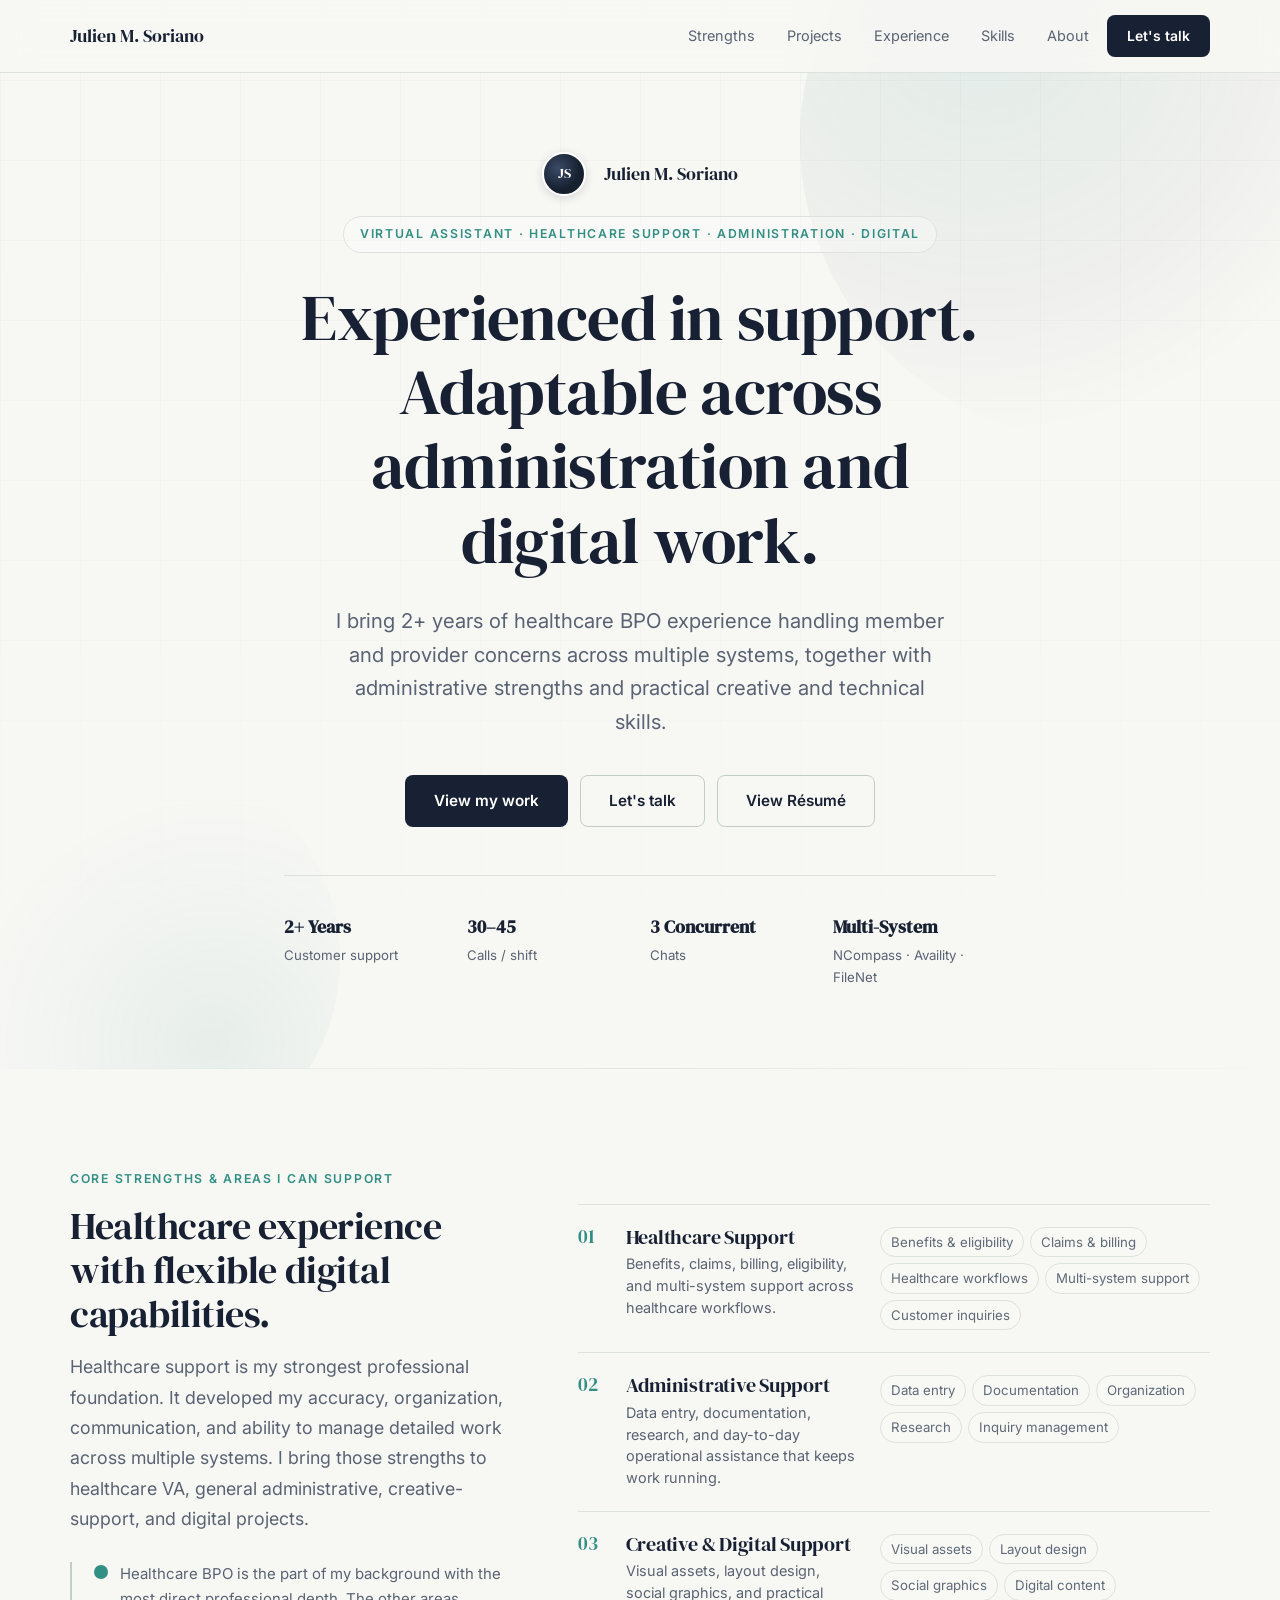
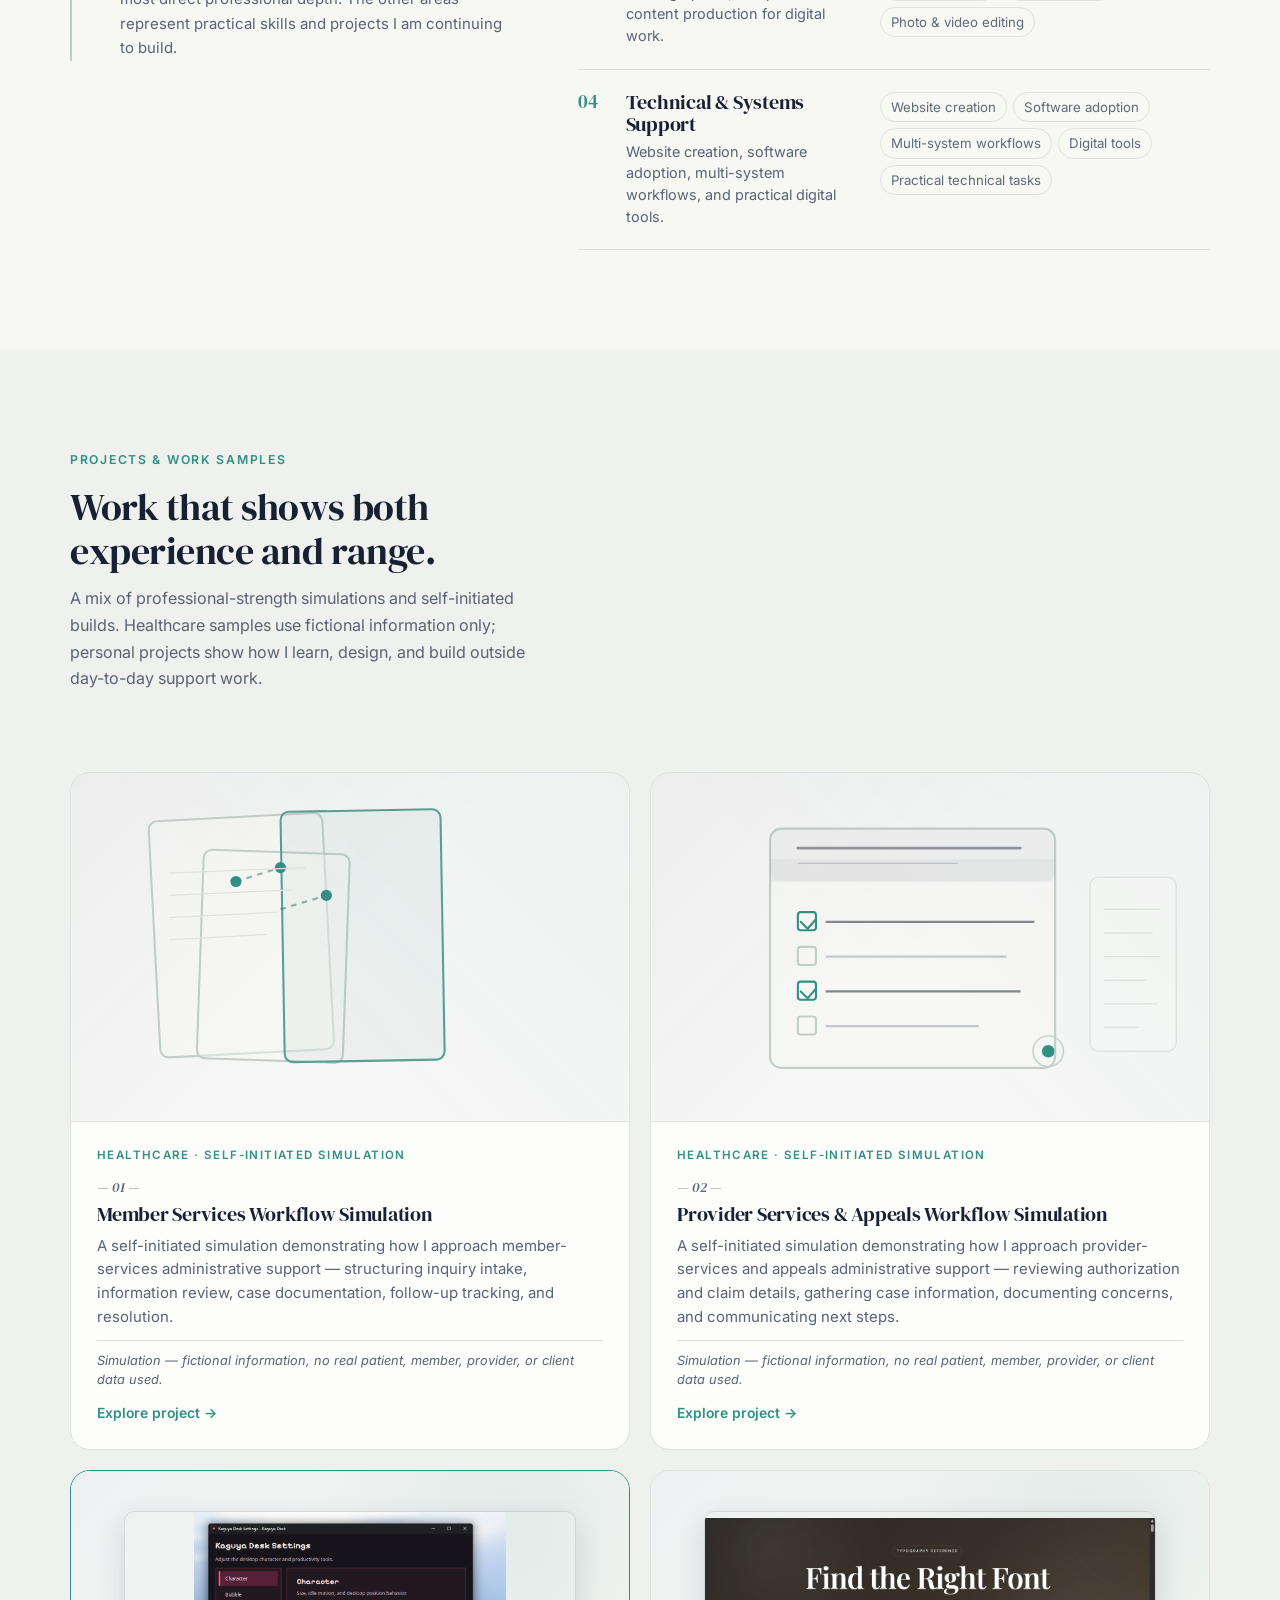
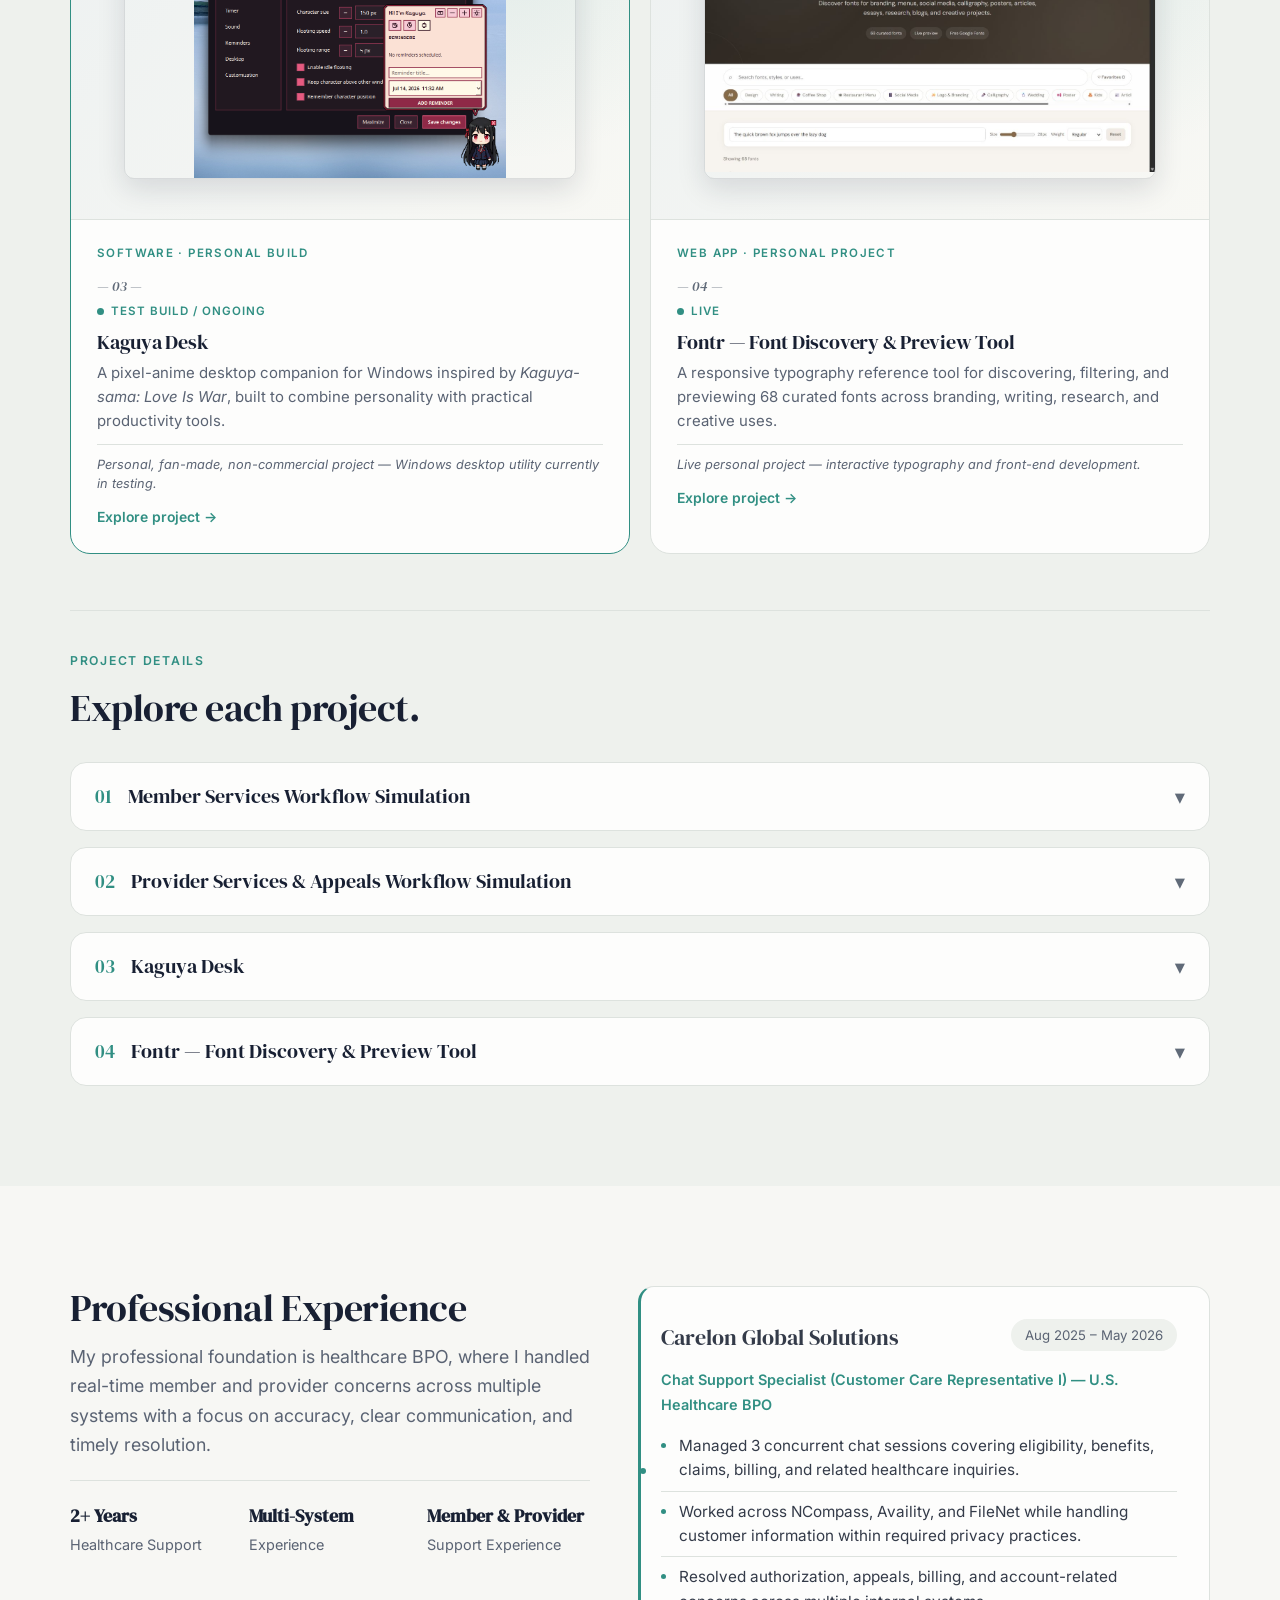
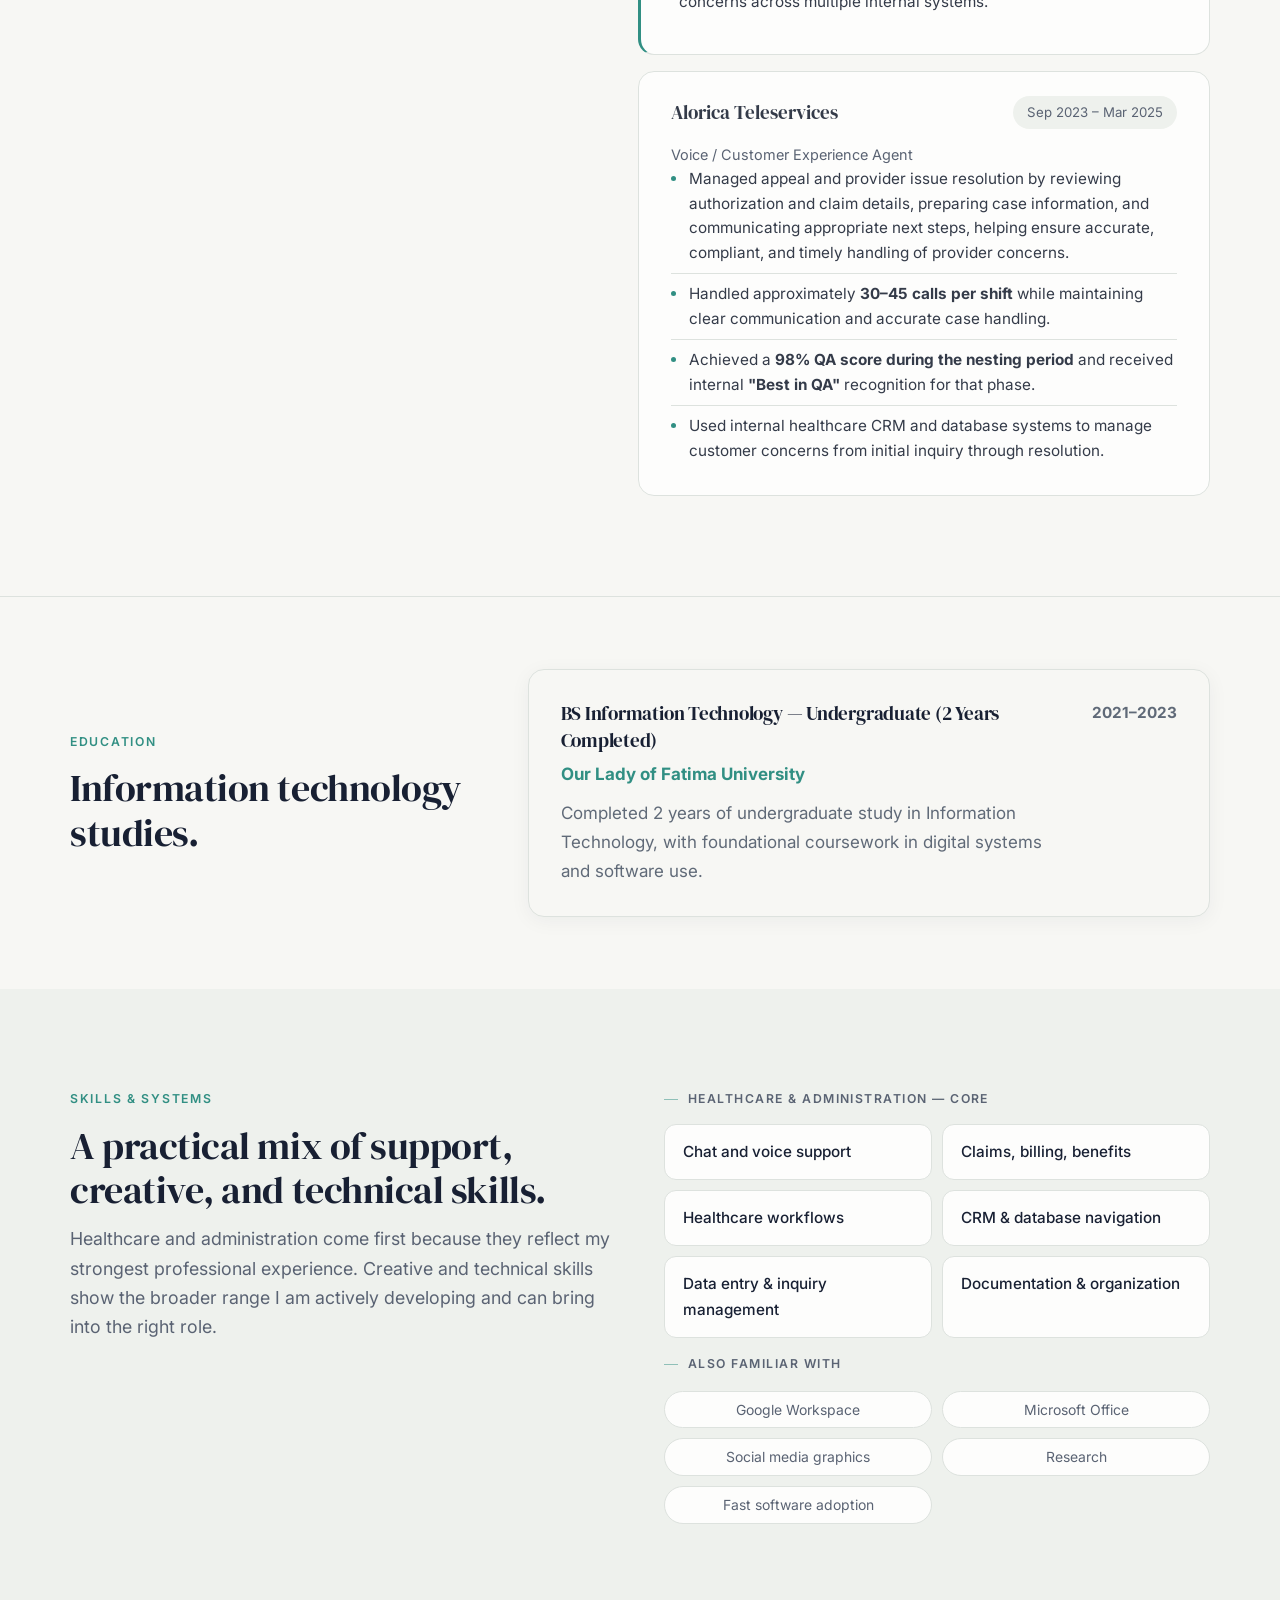
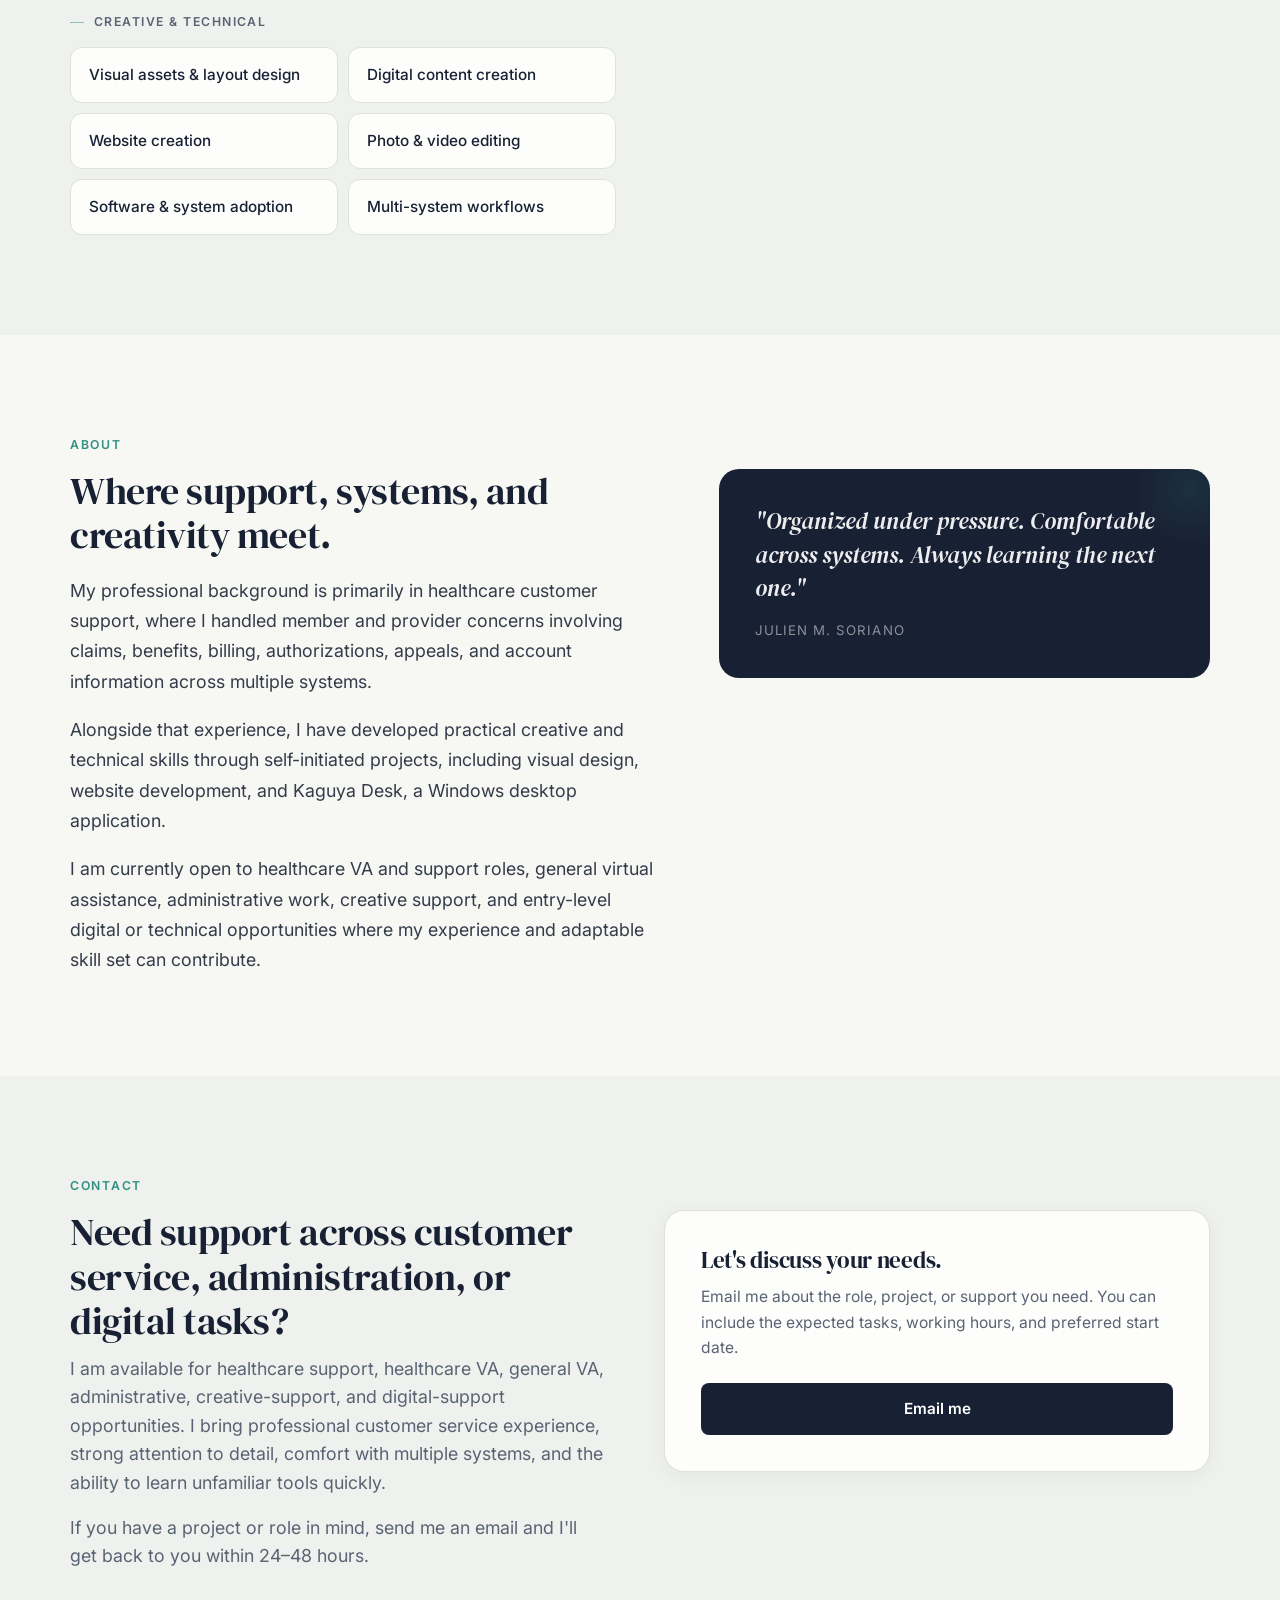
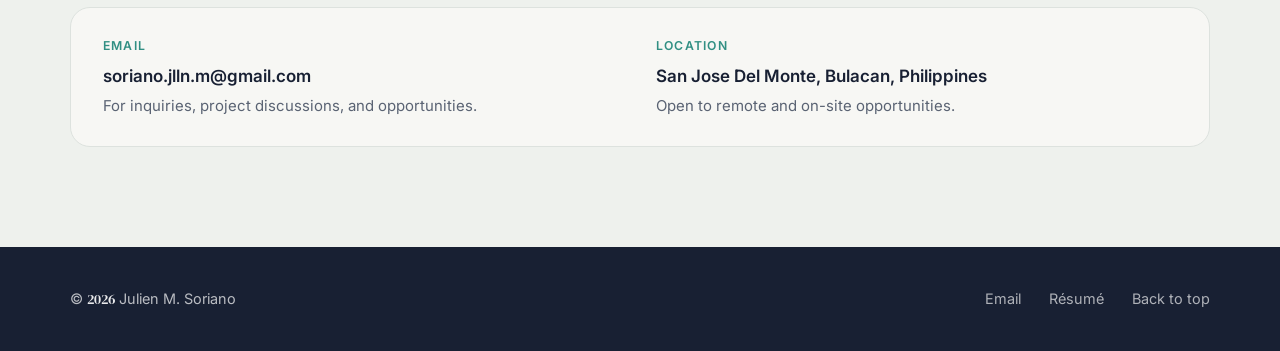
<file: index.html>
<!DOCTYPE html>
<html lang="en">
<head>
<meta charset="UTF-8">
<meta name="viewport" content="width=device-width, initial-scale=1.0">
<meta name="google-site-verification" content="R-5BuTvTnudi1_fH0UWiW0QKZlbP_Co87P_j2wBBwKc">
<title>Julien M. Soriano | Virtual Assistant &amp; Healthcare Support</title>
<meta name="description" content="Virtual assistant and support professional with 2+ years of healthcare BPO experience, administrative strengths, and practical creative and technical skills.">
<meta name="keywords" content="virtual assistant, healthcare support, web developer, Julien Soriano, healthcare BPO, administrative support, creative technologist">
<meta name="author" content="Julien M. Soriano">
<link rel="canonical" href="https://jlnsrn.github.io/">
<meta property="og:title" content="Julien M. Soriano | Virtual Assistant & Healthcare Support">
<meta property="og:description" content="Virtual assistant and support professional with 2+ years of healthcare BPO experience, administrative strengths, and practical creative and technical skills.">
<meta property="og:url" content="https://jlnsrn.github.io/">
<meta property="og:type" content="website">
<meta name="twitter:card" content="summary">
<meta name="twitter:title" content="Julien M. Soriano | Virtual Assistant & Healthcare Support">
<meta name="twitter:description" content="Virtual assistant and support professional with 2+ years of healthcare BPO experience, administrative strengths, and practical creative and technical skills.">
<link rel="icon" type="image/svg+xml" href="assets/favicon.svg">
<link rel="sitemap" type="application/xml" href="/sitemap.xml">
<link rel="preconnect" href="https://fonts.googleapis.com">
<link rel="preconnect" href="https://fonts.gstatic.com" crossorigin>
<link href="https://fonts.googleapis.com/css2?family=DM+Serif+Display&family=Inter:wght@400;500;600&display=swap" rel="stylesheet">
<style>
:root {
  --primary:#182033;
  --primary-soft:#2a3550;
  --teal:#318F83;
  --teal-soft:#5a9e93;
  --teal-muted:#4a7e73;
  --surface:#F7F7F4;
  --surface-alt:#EEF1ED;
  --surface-card:#FDFDFC;
  --body:#343B49;
  --body-muted:#5a6373;
  --body-light:#606A78;
  --border:#DDE2DE;
  --border-strong:#C2CDC8;
  --max-width:1140px;
  --nav-height:72px;
  --section-y:100px;
  --section-y-mobile:72px;
  --radius-sm:8px;
  --radius-md:12px;
  --radius-lg:16px;
  --radius-xl:20px;
  --shadow-soft:0 4px 20px rgba(24,32,51,.05);
  --shadow-card:0 8px 32px rgba(24,32,51,.07);
  --ease:cubic-bezier(.2,.7,.2,1);
  --ease-out:cubic-bezier(.16,1,.3,1);
  --transition:180ms var(--ease);
  --transition-slow:450ms var(--ease);
}

*, *::before, *::after { box-sizing:border-box; margin:0; padding:0; }
html { scroll-behavior:smooth; font-size:17px; scroll-padding-top:82px; }
body {
  font-family:'Inter',system-ui,-apple-system,sans-serif;
  color:var(--body); background:var(--surface);
  line-height:1.7; -webkit-font-smoothing:antialiased;
  text-rendering:optimizeLegibility;
  overflow-x:hidden;
}
h1,h2,h3,h4 {
  font-family:'DM Serif Display',Georgia,serif;
  font-weight:400; line-height:1.15; color:var(--primary);
  letter-spacing:-.012em;
}
h1 { font-size:clamp(2.6rem,5.5vw,3.8rem); }
h2 { font-size:clamp(1.7rem,3vw,2.4rem); }
h3 { font-size:clamp(1.1rem,1.8vw,1.35rem); }
p { margin:0; }
a { color:inherit; text-decoration:none; }
img { display:block; max-width:100%; height:auto; }
button, a { -webkit-tap-highlight-color:transparent; }
:focus-visible { outline:2px solid var(--teal); outline-offset:3px; border-radius:4px; }
::selection { background:rgba(49,143,131,.18); color:var(--primary); }

.wrap { width:min(var(--max-width),calc(100% - 64px)); margin:0 auto; }
@media (max-width:640px) { .wrap { width:min(var(--max-width),calc(100% - 40px)); } }
@media (max-width:480px) { html { font-size:16px; scroll-padding-top:78px; } .wrap { width:min(var(--max-width),calc(100% - 32px)); } }

/* NAV */
.nav {
  position:fixed; inset:0 0 auto; z-index:1000;
  background:rgba(247,247,244,.88);
  border-bottom:1px solid var(--border);
  backdrop-filter:blur(16px); -webkit-backdrop-filter:blur(16px);
}
.nav-inner {
  width:min(var(--max-width),calc(100% - 64px)); height:var(--nav-height);
  margin:0 auto; display:flex; align-items:center; justify-content:space-between;
}
.nav-logo { font-family:'DM Serif Display',serif; font-size:1.05rem; color:var(--primary); }
.nav-links { display:flex; gap:4px; align-items:center; }
.nav-link { font-size:.85rem; color:var(--body-muted); padding:7px 14px; border-radius:var(--radius-sm); transition:color var(--transition),background var(--transition); }
.nav-link:hover { color:var(--primary); background:rgba(24,32,51,.04); }
.nav-cta { font-size:.82rem; font-weight:600; color:#fff; background:var(--primary); padding:9px 20px; border-radius:var(--radius-sm); transition:background var(--transition),transform var(--transition),box-shadow var(--transition); }
.nav-cta:hover { background:var(--teal); transform:translateY(-1px); box-shadow:0 6px 18px rgba(24,32,51,.1); }
.nav-toggle {
  display:none; align-items:center; justify-content:center;
  width:38px; height:38px; border:1px solid var(--border); border-radius:var(--radius-sm);
  background:var(--surface); color:var(--primary); font-size:1.1rem;
}
.nav-toggle:hover { border-color:var(--border-strong); }
@media (max-width:820px) {
  .nav-toggle { display:flex; }
  .nav-links {
    display:none; position:absolute; top:var(--nav-height); left:0; right:0;
    flex-direction:column; align-items:stretch; gap:4px;
    padding:14px 24px 22px; background:var(--surface);
    border-bottom:1px solid var(--border); box-shadow:var(--shadow-soft);
  }
  .nav-links.open { display:flex; }
  .nav-link, .nav-cta { width:100%; text-align:center; }
  .nav-cta { margin-top:6px; }
}
@media (max-width:640px) { .nav-inner { width:min(var(--max-width),calc(100% - 40px)); } }
@media (max-width:480px) { .nav-inner { gap:12px; } }

/* HERO */
.hero {
  position:relative; padding:calc(var(--nav-height) + 80px) 0 80px;
  overflow:hidden; text-align:center; isolation:isolate;
}
.hero::after {
  content:''; position:absolute; inset:auto 0 0; height:1px;
  background:linear-gradient(90deg,transparent,var(--border),transparent);
  opacity:.8; z-index:1;
}
.hero-subtle-bg {
  position:absolute; inset:0; z-index:0; pointer-events:none; overflow:hidden;
}
.hero-shape {
  position:absolute; border-radius:50%;
  will-change:transform,opacity;
}
.hero-shape--1 {
  width:600px; height:600px; top:-160px; right:-120px;
  background:radial-gradient(circle at 30% 30%, rgba(49,143,131,.1) 0%, rgba(24,32,51,.03) 50%, transparent 70%);
  animation:heroFloatOne 18s var(--ease) infinite alternate;
}
.hero-shape--2 {
  width:420px; height:420px; bottom:-100px; left:-80px;
  background:radial-gradient(circle at 70% 70%, rgba(49,143,131,.08) 0%, rgba(49,143,131,.02) 40%, transparent 60%);
  animation:heroFloatTwo 16s var(--ease) infinite alternate;
}
.hero-grid-lines {
  position:absolute; inset:0; z-index:0; pointer-events:none;
  background-image:
    linear-gradient(rgba(24,32,51,.024) 1px, transparent 1px),
    linear-gradient(90deg, rgba(24,32,51,.024) 1px, transparent 1px);
  background-size:80px 80px;
  mask-image:linear-gradient(to bottom,black 20%,transparent 90%);
  -webkit-mask-image:linear-gradient(to bottom,black 20%,transparent 90%);
}
.hero-content { position:relative; z-index:2; max-width:760px; margin:0 auto; padding:0 24px; }
.hero-identity {
  display:flex; align-items:center; justify-content:center; gap:18px;
  margin-bottom:20px;
}
.hero-photo {
  width:44px; height:44px; border-radius:50%;
  background:radial-gradient(circle at 35% 35%, #3a4a66 0%, #16202f 60%);
  display:flex; align-items:center; justify-content:center;
  font-family:'DM Serif Display',serif; font-size:.82rem; color:#fff;
  border:2px solid #fff; box-shadow:0 2px 10px rgba(24,32,51,.15);
  flex-shrink:0;
  transition:transform var(--transition),box-shadow var(--transition);
}
.hero-photo:hover { transform:translateY(-2px) rotate(1deg); box-shadow:0 7px 18px rgba(24,32,51,.14); }
.hero-name { font-family:'DM Serif Display',serif; font-size:1.05rem; color:var(--primary); }
.hero-eyebrow {
  display:inline-block; font-size:.72rem; font-weight:600; letter-spacing:.14em;
  text-transform:uppercase; color:var(--teal); margin-bottom:28px;
  padding:7px 16px; border:1px solid var(--border); border-radius:999px;
  background:rgba(255,255,255,.3);
}
.hero h1 { margin-bottom:26px; }
.hero-sub {
  font-size:clamp(1.05rem,1.8vw,1.2rem); color:var(--body-muted);
  max-width:620px; margin:0 auto 36px; line-height:1.65;
}
.hero-actions { display:flex; gap:12px; justify-content:center; flex-wrap:wrap; }
.btn {
  display:inline-flex; align-items:center; justify-content:center;
  min-height:48px; padding:12px 28px; font-size:.9rem; font-weight:600;
  border-radius:var(--radius-sm); border:1px solid transparent; cursor:pointer;
  transition:background var(--transition),border-color var(--transition),color var(--transition),transform var(--transition),box-shadow var(--transition);
}
.btn-primary { background:var(--primary); color:#fff; }
.btn-primary:hover { background:var(--teal); transform:translateY(-1px); box-shadow:0 7px 18px rgba(24,32,51,.1); }
.btn-primary:active { transform:translateY(0); box-shadow:none; }
.btn-secondary { color:var(--primary); border-color:var(--border-strong); background:transparent; }
.btn-secondary:hover { border-color:var(--primary); background:rgba(24,32,51,.03); transform:translateY(-1px); }
.btn-secondary:active { transform:translateY(0); }
.hero-proof {
  display:grid; grid-template-columns:repeat(4,1fr); gap:20px;
  margin-top:48px; padding-top:36px; border-top:1px solid var(--border);
  max-width:720px; margin-left:auto; margin-right:auto;
}
.hero-proof-item { font-size:.78rem; color:var(--body-muted); text-align:left; }
.hero-proof-item strong { display:block; font-size:1.05rem; color:var(--primary); font-weight:600; margin-bottom:2px; font-family:'DM Serif Display',serif; }
.hero-stagger {
  opacity:0; transform:translateY(18px); animation:heroEnter .65s var(--ease-out) forwards;
}
.hero-stagger:nth-child(1) { animation-delay:0ms; }
.hero-stagger:nth-child(2) { animation-delay:70ms; }
.hero-stagger:nth-child(3) { animation-delay:120ms; }
.hero-stagger:nth-child(4) { animation-delay:180ms; }
.hero-stagger:nth-child(5) { animation-delay:280ms; }
.hero-stagger:nth-child(6) { animation-delay:370ms; }
.hero-stagger:nth-child(7) { animation-delay:470ms; }
@keyframes heroEnter { to { opacity:1; transform:none; } }
@keyframes heroFloatOne { from { transform:translate3d(0,0,0) scale(1); } to { transform:translate3d(-16px,12px,0) scale(1.025); } }
@keyframes heroFloatTwo { from { transform:translate3d(0,0,0) scale(1); } to { transform:translate3d(14px,-10px,0) scale(1.02); } }
@media (max-width:760px) {
  .hero { padding:calc(var(--nav-height) + 50px) 0 50px; }
  .hero-shape--1 { width:400px; height:400px; top:-100px; right:-60px; }
  .hero-shape--2 { width:280px; height:280px; bottom:-60px; left:-40px; }
  .hero-grid-lines { background-size:40px 40px; }
  .hero-proof { grid-template-columns:repeat(2,1fr); gap:18px 20px; }
  .hero-actions { flex-direction:column; align-items:stretch; }
  .btn { width:100%; }
}
@media (max-width:480px) {
  .hero-identity { gap:14px; }
  .hero-photo { width:38px; height:38px; }
  .hero-name { font-size:.95rem; }
  .hero-proof-item { font-size:.76rem; }
  .hero-proof-item strong { font-size:.95rem; }
}

/* SECTION */
.section { padding:var(--section-y) 0; position:relative; }
.section-alt { background:var(--surface-alt); }
.section-thin-rule { border:0; border-top:1px solid var(--border); margin:0; width:100%; }
@media (max-width:640px) { .section { padding:var(--section-y-mobile) 0; } }

.eyebrow {
  display:block; font-size:.72rem; font-weight:600; letter-spacing:.14em;
  text-transform:uppercase; color:var(--teal); margin-bottom:14px;
}
.section-heading { max-width:24ch; margin-bottom:48px; }
.section-subheading { font-size:.95rem; color:var(--body-muted); max-width:60ch; line-height:1.65; margin-bottom:40px; }

/* COMPOSITION */
.composition-divider {
  width:100%; height:0; border-top:1px solid var(--border);
  margin:0;
}
.composition-note {
  display:flex; gap:12px; align-items:flex-start; margin-top:28px; margin-bottom:0;
  padding-left:22px; border-left:2px solid var(--border-strong);
}
.composition-note-mark {
  width:14px; height:14px; border-radius:50%; background:var(--teal);
  flex-shrink:0; margin-top:3px;
}
.composition-note-text { font-size:.88rem; color:var(--body-muted); line-height:1.65; }

/* WHAT I CAN HELP WITH — Editorial layout */
.capabilities-section { padding:var(--section-y) 0; }
.capabilities-layout {
  display:grid; grid-template-columns:1fr 1.4fr; gap:56px; align-items:start;
}
.capabilities-intro { padding-right:8px; position:sticky; top:104px; }
.capabilities-intro h2 { margin-bottom:16px; }
.capabilities-intro p { font-size:1.05rem; color:var(--body-muted); line-height:1.7; margin-bottom:12px; }
.capabilities-rich-list { display:flex; flex-direction:column; gap:0; }
.capability-item {
  display:grid; grid-template-columns:48px 1fr minmax(0,1.3fr);
  gap:0; padding:22px 0; border-bottom:1px solid var(--border);
  align-items:start; transition:transform var(--transition),padding var(--transition);
}
.capability-item:first-child { border-top:1px solid var(--border); }
.capability-item:hover { transform:translateX(3px); }
.capability-number {
  font-family:'DM Serif Display',serif; font-size:1.1rem; color:var(--teal);
  padding-top:1px; line-height:1;
}
.capability-title-block { padding-right:24px; }
.capability-title-block h3 { margin-bottom:4px; font-size:1.15rem; }
.capability-title-block p { font-size:.85rem; color:var(--body-muted); line-height:1.5; margin-bottom:0; }
.capability-skills-list { list-style:none; padding:0; margin:0; display:flex; flex-wrap:wrap; gap:6px; }
.capability-skill {
  font-size:.78rem; color:var(--body-light); padding:3px 10px;
  border:1px solid var(--border); border-radius:999px;
  background:rgba(247,247,244,.3); transition:background var(--transition),color var(--transition),border-color var(--transition);
}
.capability-skill:hover { background:var(--surface-card); color:var(--primary); border-color:var(--border-strong); }
@media (max-width:900px) { .capabilities-intro { position:static; } }
@media (max-width:760px) {
  .capabilities-layout { grid-template-columns:1fr; gap:32px; }
  .capabilities-intro { padding-right:0; padding-bottom:16px; }
}
@media (max-width:640px) {
  .capability-item { grid-template-columns:32px 1fr; padding:18px 0; }
  .capability-title-block { padding-right:0; }
  .capability-skills-list { grid-column:2; margin-top:8px; }
  .capability-item:hover { transform:none; }
}

/* SELECTED WORK — Editorial + composition */
.work-section { padding:var(--section-y) 0; }
.work-section-header {
  display:flex; justify-content:space-between; align-items:flex-end; flex-wrap:wrap; gap:16px;
  margin-bottom:40px;
}
.work-grid { display:grid; grid-template-columns:repeat(2,1fr); gap:20px; }
.work-card {
  background:var(--surface-card); border:1px solid var(--border);
  border-radius:var(--radius-xl); overflow:hidden;
  transition:border-color var(--transition),box-shadow var(--transition),transform var(--transition);
  display:flex; flex-direction:column;
}
.work-card:hover { border-color:var(--border-strong); box-shadow:var(--shadow-card); transform:translateY(-2px); }
.work-card-visual {
  aspect-ratio:16/10; position:relative; overflow:hidden;
  background:
    linear-gradient(135deg, rgba(24,32,51,.04) 0%, transparent 50%),
    linear-gradient(225deg, rgba(49,143,131,.04) 0%, transparent 60%);
  border-bottom:1px solid var(--border);
}
.work-card-visual img {
  width:100%; height:100%; object-fit:cover;
  transition:transform 500ms var(--ease);
}
.work-card:hover .work-card-visual img { transform:scale(1.035); }
.work-card-visual--screenshot {
  display:flex;
  align-items:center;
  justify-content:center;
  padding:22px;
  background:
    radial-gradient(circle at 80% 20%,rgba(49,143,131,.09),transparent 42%),
    linear-gradient(135deg,#edf1f1 0%,#f8f8f4 100%);
}
.work-card-visual--screenshot img {
  width:88%;
  height:88%;
  object-fit:contain;
  border:1px solid rgba(24,32,51,.12);
  border-radius:10px;
  box-shadow:0 10px 28px rgba(24,32,51,.13);
}
.work-card-visual-inner {
  position:absolute; inset:0; display:flex; align-items:center; justify-content:center;
  font-size:.72rem; color:var(--body-light); letter-spacing:.1em; text-transform:uppercase;
  font-weight:600;
}
.work-card-visual-inner::before {
  content:''; position:absolute; width:32px; height:32px; border:1.5px solid var(--border-strong); border-radius:50%;
  opacity:.4;
}
.work-card-visual-inner::after {
  content:''; position:absolute; width:80px; height:1px; background:var(--border);
  margin-top:6px;
}
.work-card-visual-inner.has-content::before,
.work-card-visual-inner.has-content::after { display:none; }
.work-card-visual-inner svg {
  width:100%; height:100%; display:block;
}
.work-card-body { padding:24px 26px; flex:1; display:flex; flex-direction:column; }
.work-card-category { font-size:.68rem; font-weight:600; letter-spacing:.12em; text-transform:uppercase; color:var(--teal); margin-bottom:10px; }
.work-card-number { font-family:'DM Serif Display',serif; font-size:.85rem; color:var(--body-light); margin-bottom:4px; font-style:italic; }
.work-card-body h3 { margin-bottom:8px; font-size:1.15rem; }
.work-card-body p { font-size:.88rem; color:var(--body-muted); line-height:1.6; }
.work-type-label {
  display:block;
  font-size:.75rem;
  color:var(--body-muted);
  font-style:italic;
  margin-top:10px;
  padding-top:10px;
  border-top:1px solid var(--border);
  line-height:1.5;
}
.work-explore-link {
  display:inline-block;
  font-size:.82rem;
  font-weight:600;
  color:var(--teal);
  margin-top:12px;
  transition:color var(--transition), opacity var(--transition);
}
.work-explore-link:hover { color:var(--primary); opacity:.85; }

/* Project detail accordion */
.work-details-section {
  margin-top:56px;
  padding-top:40px;
  border-top:1px solid var(--border);
}
.work-detail-block {
  background:var(--surface-card);
  border:1px solid var(--border);
  border-radius:var(--radius-lg);
  margin-bottom:16px;
  overflow:hidden;
  transition:border-color var(--transition), box-shadow var(--transition);
}
.work-detail-block:last-child { margin-bottom:0; }
.work-detail-block:hover {
  border-color:var(--border-strong);
  box-shadow:var(--shadow-card);
}
.work-detail-toggle {
  display:flex;
  align-items:center;
  gap:16px;
  width:100%;
  padding:20px 24px;
  background:transparent;
  border:0;
  cursor:pointer;
  font-family:inherit;
  font-size:1rem;
  text-align:left;
  transition:background var(--transition);
}
.work-detail-toggle:hover { background:rgba(24,32,51,.02); }
.work-detail-number {
  font-family:'DM Serif Display',serif;
  font-size:1.1rem;
  color:var(--teal);
  flex-shrink:0;
}
.work-detail-title {
  font-family:'DM Serif Display',serif;
  font-size:1.15rem;
  color:var(--primary);
  flex:1;
}
.work-detail-chevron {
  font-size:1.2rem;
  color:var(--body-light);
  transition:transform var(--transition-slow);
  flex-shrink:0;
}
.work-detail-block.open .work-detail-chevron { transform:rotate(180deg); }
.work-detail-content { display:none; }
.work-detail-block.open .work-detail-content {
  display:block;
  animation:slideDown .35s var(--ease-out) both;
}
@keyframes slideDown {
  from { opacity:0; transform:translateY(-8px); }
  to { opacity:1; transform:none; }
}
.work-detail-grid {
  display:grid;
  grid-template-columns:1fr 1fr;
  gap:24px 32px;
  padding:0 24px 8px;
}
.work-detail-subheading {
  font-family:'DM Serif Display',serif;
  font-size:1.05rem;
  color:var(--primary);
  margin-bottom:8px;
}
.work-detail-grid > div p {
  font-size:.9rem;
  color:var(--body-muted);
  line-height:1.65;
}
.work-detail-skills {
  list-style:none;
  padding:0;
  display:flex;
  flex-wrap:wrap;
  gap:6px;
}
.work-detail-skills li {
  font-size:.78rem;
  color:var(--body);
  padding:3px 10px;
  border:1px solid var(--border);
  border-radius:999px;
  background:rgba(247,247,244,.3);
}
.work-detail-label {
  margin-top:8px;
  padding:16px 24px 20px;
  border-top:1px solid var(--border);
}
.work-detail-label p {
  font-size:.82rem;
  color:var(--body-muted);
  font-style:italic;
  line-height:1.55;
}

/* Project screenshot gallery */
.project-gallery {
  display:grid;
  grid-template-columns:repeat(2,minmax(0,1fr));
  gap:16px;
  padding:20px 24px 24px;
  border-top:1px solid var(--border);
}
.project-gallery-heading {
  grid-column:1/-1;
  margin-bottom:2px;
}
.project-shot {
  margin:0;
  overflow:hidden;
  border:1px solid var(--border);
  border-radius:var(--radius-md);
  background:linear-gradient(145deg,#edf1f1 0%,#f7f7f4 100%);
}
.project-shot--wide { grid-column:1/-1; }
.project-shot img {
  display:block;
  width:auto;
  height:auto;
  max-width:calc(100% - 32px);
  max-height:340px;
  margin:16px auto 0;
  object-fit:contain;
  object-position:center;
  background:#dce9f8;
  border:1px solid rgba(24,32,51,.1);
  border-radius:8px;
  box-shadow:0 8px 22px rgba(24,32,51,.1);
}
.project-shot--wide img {
  max-width:min(820px,calc(100% - 40px));
  max-height:480px;
  margin-top:20px;
}
.project-shot figcaption {
  width:100%;
  margin-top:16px;
  padding:11px 14px 13px;
  font-size:.78rem;
  line-height:1.5;
  color:var(--body-muted);
  background:var(--surface-card);
  border-top:1px solid var(--border);
}
@media (max-width:680px) {
  .project-gallery { grid-template-columns:1fr; padding:18px; }
  .project-gallery-heading,
  .project-shot--wide { grid-column:auto; }
  .project-shot img,
  .project-shot--wide img {
    max-width:calc(100% - 28px);
    max-height:none;
    margin-top:14px;
  }
}

/* Workflow diagram inline */
.workflow-diagram {
  display:flex;
  align-items:center;
  justify-content:center;
  flex-wrap:wrap;
  gap:0;
  padding:12px 0 8px;
}
.workflow-step {
  display:flex;
  flex-direction:column;
  align-items:center;
  gap:6px;
}
.workflow-step-circle {
  width:34px;
  height:34px;
  border-radius:50%;
  background:var(--surface-alt);
  border:2px solid var(--teal);
  display:flex;
  align-items:center;
  justify-content:center;
  font-family:'DM Serif Display',serif;
  font-size:.85rem;
  color:var(--teal);
  flex-shrink:0;
}
.workflow-step-label {
  font-size:.78rem;
  color:var(--body);
  font-weight:500;
  white-space:nowrap;
}
.workflow-arrow {
  font-size:1.1rem;
  color:var(--teal);
  padding:0 6px;
  font-weight:600;
}

/* Case tracker table */
.table-scroll-wrapper {
  overflow-x:auto;
  -webkit-overflow-scrolling:touch;
  margin:0 -24px;
  padding:0 24px;
}
.case-tracker-table {
  width:100%;
  border-collapse:collapse;
  font-size:.78rem;
  margin-top:4px;
}
.case-tracker-table th {
  text-align:left;
  font-size:.68rem;
  font-weight:600;
  letter-spacing:.08em;
  text-transform:uppercase;
  color:var(--body-muted);
  padding:8px 10px;
  border-bottom:1.5px solid var(--border-strong);
  background:rgba(24,32,51,.02);
}
.case-tracker-table td {
  padding:8px 10px;
  border-bottom:1px solid var(--border);
  color:var(--body);
  vertical-align:top;
}
.case-tracker-table tr:last-child td { border-bottom:0; }
.case-tracker-table tr:hover td { background:rgba(49,143,131,.04); }

/* Case note block */
.case-note-block {
  display:flex;
  flex-direction:column;
  gap:0;
  font-size:.85rem;
}
.case-note-field {
  display:grid;
  grid-template-columns:120px 1fr;
  gap:16px;
  padding:10px 0;
  border-top:1px solid var(--border);
  align-items:start;
}
.case-note-field:first-child { border-top:0; padding-top:0; }
.case-note-label {
  font-size:.72rem;
  font-weight:600;
  letter-spacing:.08em;
  text-transform:uppercase;
  color:var(--teal);
  flex-shrink:0;
  padding-top:2px;
}
.case-note-value {
  color:var(--body);
  line-height:1.6;
}

@media (max-width:760px) {
  .workflow-diagram { gap:4px; }
  .workflow-step-circle { width:28px; height:28px; font-size:.75rem; }
  .workflow-step-label { font-size:.7rem; }
  .workflow-arrow { padding:0 3px; }
  .case-tracker-table { font-size:.72rem; min-width:700px; }
  .case-tracker-table th, .case-tracker-table td { padding:6px 8px; white-space:nowrap; }
  .case-tracker-table td:nth-child(5) { white-space:normal; min-width:200px; }
  .case-note-field { grid-template-columns:100px 1fr; gap:10px; }
  .case-note-label { font-size:.68rem; }
}

@media (max-width:760px) {
  .work-grid { grid-template-columns:1fr; }
  .work-detail-grid { grid-template-columns:1fr; gap:16px; }
  .work-detail-toggle { padding:16px 18px; }
  .work-detail-content { padding:0 18px; }
  .work-detail-label { padding:12px 18px 16px; }
  .work-detail-grid { padding:0 18px 4px; }
}

/* FLEXIBLE POSITIONING + PROJECT STATUS */
.work-card--featured { border-color:var(--teal); }
.work-card--featured:hover { border-color:var(--teal); }
.work-card--coming { background:linear-gradient(180deg,var(--surface-card),rgba(238,241,237,.55)); }
.work-status {
  display:inline-flex; align-items:center; gap:7px;
  font-size:.68rem; font-weight:600; letter-spacing:.08em; text-transform:uppercase;
  color:var(--body-muted); margin-bottom:10px;
}
.work-status::before {
  content:''; width:7px; height:7px; border-radius:50%; background:var(--border-strong);
}
.work-status--live { color:var(--teal); }
.work-status--live::before { background:var(--teal); }
.work-card-visual--kaguya {
  background:radial-gradient(circle at 68% 35%, rgba(49,143,131,.16), transparent 34%), linear-gradient(135deg,#f4f7f5,#eef1ed);
}
.kaguya-mini {
  position:absolute; inset:20px; display:grid; place-items:center;
}
.kaguya-window {
  width:min(86%,310px); border:1px solid var(--border-strong); border-radius:14px;
  background:rgba(253,253,252,.9); box-shadow:0 14px 36px rgba(24,32,51,.12); overflow:hidden;
}
.kaguya-bar {
  height:26px; display:flex; align-items:center; gap:5px; padding:0 10px;
  background:var(--primary);
}
.kaguya-dot { width:6px; height:6px; border-radius:50%; background:rgba(255,255,255,.55); }
.kaguya-main { min-height:145px; display:grid; grid-template-columns:92px 1fr; gap:12px; padding:14px; align-items:center; }
.kaguya-character {
  width:76px; height:100px; border-radius:10px 10px 16px 16px;
  background:linear-gradient(160deg,#fff,#eef3f1); border:1px solid var(--border);
  display:grid; place-items:center; color:var(--teal); font-family:'DM Serif Display',serif; font-size:1.15rem;
}
.kaguya-bubble { border:1px solid var(--border); border-radius:12px; padding:11px; background:#fff; }
.kaguya-bubble strong { display:block; color:var(--primary); font-family:'DM Serif Display',serif; font-size:1rem; margin-bottom:5px; }
.kaguya-line { height:7px; border-radius:99px; background:var(--border); margin-top:7px; }
.kaguya-line.short { width:62%; }
.direction-note {
  margin-top:28px; padding:16px 18px; border:1px solid var(--border); border-radius:var(--radius-md);
  background:var(--surface-card); color:var(--body-muted); font-size:.86rem; line-height:1.6;
}
.direction-note strong { color:var(--primary); }

/* EXPERIENCE — Timeline layout */
.experience-section { padding:var(--section-y) 0; }
.experience-layout {
  display:grid; grid-template-columns:1fr 1.1fr; gap:48px; align-items:start;
}
.experience-intro h2 { margin-bottom:12px; }
.experience-intro p { font-size:1.05rem; color:var(--body-muted); line-height:1.65; }
.experience-summary {
  display:grid; grid-template-columns:repeat(3,1fr); gap:16px;
  margin-top:20px; padding-top:20px; border-top:1px solid var(--border);
  font-size:.85rem; color:var(--body-muted);
}
.experience-summary-item strong { display:block; font-size:1.05rem; color:var(--primary); font-family:'DM Serif Display',serif; margin-bottom:2px; }
.experience-timeline { display:flex; flex-direction:column; gap:16px; }
.experience-card {
  background:var(--surface-card); border:1px solid var(--border);
  border-radius:var(--radius-lg); padding:32px;
  transition:border-color var(--transition),box-shadow var(--transition),transform var(--transition);
  position:relative;
}
.experience-card-primary {
  border-left:3px solid var(--teal); padding-left:20px;
}
.experience-card-primary::before {
  content:''; position:absolute; left:-1px; top:50%; transform:translateY(-50%);
  width:6px; height:6px; border-radius:50%; background:var(--teal);
}
.experience-card:hover { border-color:var(--border-strong); box-shadow:var(--shadow-card); transform:translateY(-2px); }
.experience-header { display:flex; justify-content:space-between; align-items:flex-start; flex-wrap:wrap; gap:8px; margin-bottom:12px; }
.experience-header-block { display:flex; justify-content:space-between; align-items:flex-start; flex-wrap:wrap; gap:8px; margin-bottom:12px; }
.experience-company { font-family:'DM Serif Display',serif; font-size:1.3rem; }
.experience-period { font-size:.78rem; color:var(--body-muted); background:var(--surface-alt); padding:5px 14px; border-radius:999px; }
.experience-role { font-size:.85rem; font-weight:600; color:var(--teal); margin-bottom:16px; }
.experience-list-items { list-style:none; padding:0; }
.experience-list-items li {
  padding:8px 0 8px 18px; font-size:.9rem; color:var(--body);
  border-top:1px solid var(--border); position:relative; line-height:1.6;
}
.experience-list-items li:first-child { border-top:0; padding-top:0; }
.experience-list-items li::before {
  content:''; position:absolute; left:0; top:17px;
  width:5px; height:5px; border-radius:50%; background:var(--teal);
}
.experience-list-items li:first-child::before { top:9px; }
.experience-card:not(.experience-card-primary) { padding:24px 32px; }
.experience-compact-content { display:flex; flex-direction:column; gap:2px; }
.experience-compact-main { display:flex; align-items:baseline; gap:16px; flex-wrap:wrap; }
.experience-compact-company { font-family:'DM Serif Display',serif; font-size:1.12rem; }
.experience-compact-role { font-size:.85rem; color:var(--body-muted); }
.experience-compact-period { font-size:.78rem; color:var(--body-muted); margin-top:8px; }
.experience-card:not(.experience-card-primary) .experience-role { margin-bottom:14px; }
@media (max-width:760px) {
  .experience-layout { grid-template-columns:1fr; gap:28px; }
  .experience-summary { grid-template-columns:1fr; gap:12px; }
  .experience-card:not(.experience-card-primary) { padding:20px; }
}
@media (max-width:480px) {
  .experience-card { padding:20px; }
  .experience-card-primary { padding-left:14px; }
}

/* EDUCATION — Compact academic background */
.education-section {
  padding:72px 0;
  border-top:1px solid var(--border);
}
.education-layout {
  display:grid; grid-template-columns:.75fr 1.25fr; gap:48px; align-items:center;
}
.education-layout h2 { margin-top:14px; max-width:420px; }
.education-card {
  display:flex; justify-content:space-between; gap:28px;
  padding:30px 32px; background:var(--surface); border:1px solid var(--border);
  border-radius:var(--radius-lg); box-shadow:var(--shadow-soft);
}
.education-card h3 { margin:0 0 7px; font-size:1.12rem; line-height:1.4; }
.education-school { color:var(--teal); font-weight:700; margin-bottom:10px; }
.education-card p { margin:0; color:var(--body-light); line-height:1.7; }
.education-period {
  flex:0 0 auto; color:var(--body-light); font-size:.9rem; font-weight:700; white-space:nowrap;
}
@media (max-width:760px) {
  .education-section { padding:56px 0; }
  .education-layout { grid-template-columns:1fr; gap:28px; }
}
@media (max-width:520px) {
  .education-card { flex-direction:column; gap:16px; padding:24px 22px; }
  .education-period { order:-1; }
}

/* SKILLS — Editorial grouped layout */
.skills-section { padding:var(--section-y) 0; }
.skills-layout { display:grid; grid-template-columns:1fr 1fr; gap:48px; align-items:start; }
.skills-intro h2 { margin-bottom:12px; }
.skills-intro p { font-size:1.05rem; color:var(--body-muted); line-height:1.65; }
.skills-group { margin-bottom:40px; }
.skills-group:last-child { margin-bottom:0; }
.skills-group-label {
  font-size:.72rem; font-weight:600; letter-spacing:.12em; text-transform:uppercase; color:var(--body-muted); margin-bottom:14px; display:flex; align-items:center; gap:10px;
}
.skills-group-label::before { content:''; width:14px; height:1px; background:var(--teal); opacity:.5; }
.skills-grid { display:grid; grid-template-columns:1fr 1fr; gap:10px; }
.skill-entry {
  background:var(--surface-card); border:1px solid var(--border);
  border-radius:var(--radius-md); padding:14px 18px;
  font-size:.9rem; font-weight:500; color:var(--primary);
  transition:border-color var(--transition),background var(--transition),transform var(--transition);
}
.skill-entry:hover { border-color:var(--border-strong); background:rgba(24,32,51,.02); transform:translateY(-1px); }
.skills-secondary-skills { display:grid; grid-template-columns:1fr 1fr; gap:10px; margin-top:16px; }
.skill-secondary {
  font-size:.82rem; color:var(--body-muted); padding:6px 12px;
  border:1px solid var(--border); border-radius:999px;
  background:var(--surface-card); transition:color var(--transition),background var(--transition),border-color var(--transition);
  text-align:center;
}
.skill-secondary:hover { color:var(--primary); background:var(--surface-alt); border-color:var(--border-strong); }
@media (max-width:760px) {
  .skills-layout { grid-template-columns:1fr; gap:28px; }
  .skills-grid { grid-template-columns:1fr; }
  .skills-secondary-skills { grid-template-columns:1fr; }
}

/* ABOUT — Editorial asymmetric layout */
.about-section { padding:var(--section-y) 0; }
.about-layout { display:grid; grid-template-columns:1.1fr .9fr; gap:48px; align-items:start; }
.about-copy { padding-right:8px; }
.about-copy h2 { margin-bottom:18px; }
.about-copy p { font-size:1.05rem; color:var(--body); line-height:1.7; margin-bottom:18px; max-width:68ch; }
.about-copy p:last-child { margin-bottom:0; }
.about-quote {
  background:var(--primary); color:rgba(255,255,255,.92);
  border-radius:var(--radius-xl); padding:36px;
  position:relative; overflow:hidden;
}
.about-quote::before {
  content:''; position:absolute; top:-40px; right:-40px;
  width:120px; height:120px; border-radius:50%;
  background:radial-gradient(circle at center, rgba(49,143,131,.15) 0%, transparent 70%);
}
.about-quote-text {
  position:relative; z-index:1; font-family:'DM Serif Display',serif; font-size:1.35rem; line-height:1.45; margin-bottom:14px; font-style:italic;
}
.about-quote-attribution {
  position:relative; z-index:1; font-size:.78rem; color:rgba(255,255,255,.5); letter-spacing:.08em; text-transform:uppercase;
}
.about-quote-qa { position:relative; z-index:1; margin-top:18px; padding-top:18px; border-top:1px solid rgba(255,255,255,.12); }
.about-quote-qa-label { font-size:.7rem; color:rgba(255,255,255,.4); letter-spacing:.1em; text-transform:uppercase; margin-bottom:4px; }
.about-quote-qa-value { font-size:.88rem; color:rgba(255,255,255,.75); }
.about-quote-qa-value strong { color:#fff; }
@media (max-width:760px) {
  .about-layout { grid-template-columns:1fr; gap:28px; }
  .about-copy { padding-right:0; padding-bottom:16px; }
  .about-quote { padding:28px; }
  .about-quote-text { font-size:1.15rem; }
}

/* CONTACT — Editorial form + info */
.contact-section { padding:var(--section-y) 0; }
.contact-layout { display:grid; grid-template-columns:1fr 1fr; gap:48px; align-items:start; }
.contact-intro { padding-right:8px; }
.contact-intro h2 { margin-bottom:12px; }
.contact-intro p { font-size:1.05rem; color:var(--body-muted); line-height:1.6; margin-bottom:16px; }
.contact-intro-note { font-size:.85rem; color:var(--body-light); }
.contact-email-card {
  background:var(--surface-card); border:1px solid var(--border);
  border-radius:var(--radius-xl); padding:36px;
  box-shadow:var(--shadow-soft);
}
.contact-email-card h3 { margin-bottom:10px; }
.contact-email-card p { font-size:.92rem; color:var(--body-muted); line-height:1.65; margin-bottom:22px; }
.contact-email-card .btn { width:100%; }
.contact-info-section {
  display:grid; grid-template-columns:repeat(2,1fr); gap:18px 32px;
  margin-top:20px; background:var(--surface); border:1px solid var(--border);
  border-radius:var(--radius-xl); padding:28px 32px;
}
.contact-info-item { min-width:0; }
.contact-info-label { font-size:.72rem; font-weight:600; letter-spacing:.1em; text-transform:uppercase; color:var(--teal); margin-bottom:6px; }
.contact-info-main { font-size:1rem; color:var(--primary); font-weight:600; margin-bottom:4px; overflow-wrap:anywhere; }
.contact-info-sub { font-size:.88rem; color:var(--body-muted); line-height:1.5; }
@media (max-width:760px) {
  .contact-layout { grid-template-columns:1fr; gap:28px; }
  .contact-intro { padding-right:0; padding-bottom:16px; }
  .contact-email-card { padding:28px; }
  .contact-info-section { grid-template-columns:1fr; padding:28px; }
}

/* FOOTER */
.footer { padding:40px 0; background:var(--primary); color:rgba(255,255,255,.7); }
.footer-inner { display:flex; justify-content:space-between; align-items:center; flex-wrap:wrap; gap:20px; }
.footer-copy { font-size:.85rem; }
.footer-copy-year { font-family:'DM Serif Display',serif; color:rgba(255,255,255,.9); }
.footer-links { display:flex; gap:28px; }
.footer-links a { color:rgba(255,255,255,.65); font-size:.85rem; transition:color var(--transition); }
.footer-links a:hover { color:#fff; }
@media (max-width:640px) { .footer-inner { flex-direction:column; align-items:flex-start; } }

/* REVEAL */
.reveal {
  opacity:0;
  transform:translateY(18px);
  transition:opacity 600ms var(--ease-out),transform 600ms var(--ease-out);
}
.reveal.visible { opacity:1; transform:none; }
.reveal-stagger-1.visible { transition-delay:60ms; }
.reveal-stagger-2.visible { transition-delay:120ms; }
.reveal-stagger-3.visible { transition-delay:180ms; }

/* RESPONSIVE SIMPLIFICATION */
@media (max-width:560px) {
  .hero-proof { gap:16px; }
  .work-card-body { padding:20px; }
  .contact-info-section { margin-top:14px; }
  .kaguya-main { grid-template-columns:70px 1fr; padding:10px; gap:8px; }
  .kaguya-character { width:60px; height:80px; }
}

/* REDUCED MOTION */
@media (prefers-reduced-motion:reduce) {
  html { scroll-behavior:auto; }
  *, *::before, *::after {
    animation-duration:.01ms !important;
    animation-iteration-count:1 !important;
    transition-duration:.01ms !important;
    scroll-behavior:auto !important;
  }
  .hero-stagger { opacity:1; transform:none; animation:none; }
  .hero-shape--1, .hero-shape--2 { animation:none; }
  .reveal { opacity:1; transform:none; }
  .capability-item:hover,
  .skill-entry:hover,
  .experience-card:hover,
  .work-card:hover,
  .btn-primary:hover,
  .btn-secondary:hover,
  .nav-cta:hover,
  .hero-photo:hover { transform:none; }
}
</style>
<link rel="stylesheet" href="assets/resume-overlay.css">
</head>
<body>

<!-- NAV -->
<header class="nav">
  <div class="nav-inner">
    <a href="#top" class="nav-logo" aria-label="Julien M. Soriano — Home">Julien M. Soriano</a>
    <button class="nav-toggle" id="navToggle" type="button" aria-label="Open menu" aria-expanded="false" aria-controls="navLinks">
      <span aria-hidden="true">☰</span>
    </button>
    <nav class="nav-links" id="navLinks" aria-label="Primary navigation">
      <a href="#capabilities" class="nav-link">Strengths</a>
      <a href="#work" class="nav-link">Projects</a>
      <a href="#experience" class="nav-link">Experience</a>
      <a href="#skills" class="nav-link">Skills</a>
      <a href="#about" class="nav-link">About</a>
      <a href="#contact" class="nav-cta">Let's talk</a>
    </nav>
  </div>
</header>

<!-- HERO -->
<section class="hero" id="top">
  <div class="hero-subtle-bg" aria-hidden="true">
    <div class="hero-shape hero-shape--1"></div>
    <div class="hero-shape hero-shape--2"></div>
    <div class="hero-grid-lines"></div>
  </div>
  <div class="wrap">
    <div class="hero-content">
      <div class="hero-identity hero-stagger">
        <div class="hero-photo" aria-hidden="true">JS</div>
        <span class="hero-name">Julien M. Soriano</span>
      </div>
      <span class="hero-eyebrow hero-stagger">Virtual Assistant · Healthcare Support · Administration · Digital</span>
      <h1 class="hero-stagger">Experienced in support.<br>Adaptable across administration and digital work.</h1>
      <p class="hero-sub hero-stagger">I bring 2+ years of healthcare BPO experience handling member and provider concerns across multiple systems, together with administrative strengths and practical creative and technical skills.</p>
      <div class="hero-actions hero-stagger">
        <a href="#work" class="btn btn-primary">View my work</a>
        <a href="#contact" class="btn btn-secondary">Let's talk</a>
        <a href="resume.html" class="btn btn-secondary">Download resume</a>
      </div>
      <div class="hero-proof hero-stagger" aria-label="Professional highlights">
        <div class="hero-proof-item"><strong>2+ Years</strong>Customer support</div>
        <div class="hero-proof-item"><strong>30–45</strong>Calls / shift</div>
        <div class="hero-proof-item"><strong>3 Concurrent</strong>Chats</div>
        <div class="hero-proof-item"><strong>Multi-System</strong>NCompass · Availity · FileNet</div>
      </div>
    </div>
  </div>
</section>

<!-- WHAT I CAN HELP WITH -->
<section class="capabilities-section" id="capabilities">
  <div class="wrap">
    <span class="eyebrow">Core Strengths & Areas I Can Support</span>
    <div class="capabilities-layout">
      <div class="capabilities-intro">
        <h2>Healthcare experience with flexible digital capabilities.</h2>
        <p>Healthcare support is my strongest professional foundation. It developed my accuracy, organization, communication, and ability to manage detailed work across multiple systems. I bring those strengths to healthcare VA, general administrative, creative-support, and digital projects.</p>
        <div class="composition-note">
          <div class="composition-note-mark" aria-hidden="true"></div>
          <div class="composition-note-text">Healthcare BPO is the part of my background with the most direct professional depth. The other areas represent practical skills and projects I am continuing to build.</div>
        </div>
      </div>
      <div class="capabilities-rich-list">
        <div class="capability-item reveal">
          <div class="capability-number">01</div>
          <div class="capability-title-block">
            <h3>Healthcare Support</h3>
            <p>Benefits, claims, billing, eligibility, and multi-system support across healthcare workflows.</p>
          </div>
          <div class="capability-skills-list">
            <span class="capability-skill">Benefits & eligibility</span>
            <span class="capability-skill">Claims & billing</span>
            <span class="capability-skill">Healthcare workflows</span>
            <span class="capability-skill">Multi-system support</span>
            <span class="capability-skill">Customer inquiries</span>
          </div>
        </div>
        <div class="capability-item reveal reveal-stagger-1">
          <div class="capability-number">02</div>
          <div class="capability-title-block">
            <h3>Administrative Support</h3>
            <p>Data entry, documentation, research, and day-to-day operational assistance that keeps work running.</p>
          </div>
          <div class="capability-skills-list">
            <span class="capability-skill">Data entry</span>
            <span class="capability-skill">Documentation</span>
            <span class="capability-skill">Organization</span>
            <span class="capability-skill">Research</span>
            <span class="capability-skill">Inquiry management</span>
          </div>
        </div>
        <div class="capability-item reveal reveal-stagger-2">
          <div class="capability-number">03</div>
          <div class="capability-title-block">
            <h3>Creative & Digital Support</h3>
            <p>Visual assets, layout design, social graphics, and practical content production for digital work.</p>
          </div>
          <div class="capability-skills-list">
            <span class="capability-skill">Visual assets</span>
            <span class="capability-skill">Layout design</span>
            <span class="capability-skill">Social graphics</span>
            <span class="capability-skill">Digital content</span>
            <span class="capability-skill">Photo & video editing</span>
          </div>
        </div>
        <div class="capability-item reveal reveal-stagger-3">
          <div class="capability-number">04</div>
          <div class="capability-title-block">
            <h3>Technical & Systems Support</h3>
            <p>Website creation, software adoption, multi-system workflows, and practical digital tools.</p>
          </div>
          <div class="capability-skills-list">
            <span class="capability-skill">Website creation</span>
            <span class="capability-skill">Software adoption</span>
            <span class="capability-skill">Multi-system workflows</span>
            <span class="capability-skill">Digital tools</span>
            <span class="capability-skill">Practical technical tasks</span>
          </div>
        </div>
      </div>
    </div>
  </div>
</section>

<!-- SELECTED WORK -->
<section class="work-section section-alt" id="work">
  <div class="wrap">
    <div class="work-section-header">
      <div>
        <span class="eyebrow">Projects & Work Samples</span>
        <h2 class="section-heading" style="margin-bottom:12px;">Work that shows both experience and range.</h2>
        <p class="section-subheading" style="max-width:48ch;">A mix of professional-strength simulations and self-initiated builds. Healthcare samples use fictional information only; personal projects show how I learn, design, and build outside day-to-day support work.</p>
      </div>
    </div>
    <div class="work-grid">
      <article class="work-card reveal" id="card-01">
        <div class="work-card-visual">
          <div class="work-card-visual-inner has-content">
            <svg viewBox="0 0 400 250" fill="none" xmlns="http://www.w3.org/2000/svg" aria-hidden="true">
              <defs>
                <linearGradient id="bg01" x1="0" y1="0" x2="400" y2="250">
                  <stop offset="0%" stop-color="rgba(24,32,51,0.03)"/>
                  <stop offset="100%" stop-color="rgba(49,143,131,0.05)"/>
                </linearGradient>
              </defs>
              <rect width="400" height="250" fill="url(#bg01)"/>
              <rect x="55" y="35" width="125" height="170" rx="6" stroke="#C2CDC8" stroke-width="1.5" fill="rgba(247,247,244,0.35)" transform="rotate(-3 55 35)"/>
              <rect x="95" y="55" width="105" height="150" rx="6" stroke="#C2CDC8" stroke-width="1.5" fill="rgba(247,247,244,0.45)" transform="rotate(2 95 55)"/>
              <rect x="150" y="28" width="115" height="180" rx="6" stroke="#5a9e93" stroke-width="1.5" fill="rgba(90,158,147,0.07)" transform="rotate(-1 150 28)"/>
              <line x1="118" y1="78" x2="150" y2="68" stroke="#4a7e73" stroke-width="1.5" stroke-dasharray="4 4" opacity="0.6"/>
              <line x1="150" y1="98" x2="183" y2="88" stroke="#4a7e73" stroke-width="1.5" stroke-dasharray="4 4" opacity="0.6"/>
              <circle cx="118" cy="78" r="4" fill="#318F83"/>
              <circle cx="150" cy="68" r="4" fill="#318F83"/>
              <circle cx="183" cy="88" r="4" fill="#318F83"/>
              <line x1="70" y1="72" x2="168" y2="68" stroke="#DDE2DE" stroke-width="1"/>
              <line x1="70" y1="88" x2="158" y2="84" stroke="#DDE2DE" stroke-width="1"/>
              <line x1="70" y1="104" x2="148" y2="100" stroke="#DDE2DE" stroke-width="1"/>
              <line x1="70" y1="120" x2="140" y2="116" stroke="#DDE2DE" stroke-width="1"/>
            </svg>
          </div>
        </div>
        <div class="work-card-body">
          <span class="work-card-category">Healthcare · Self-Initiated Simulation</span>
          <span class="work-card-number">— 01 —</span>
          <h3>Member Services Workflow Simulation</h3>
          <p>A self-initiated simulation demonstrating how I approach member-services administrative support — structuring inquiry intake, information review, case documentation, follow-up tracking, and resolution.</p>
          <span class="work-type-label">Simulation — fictional information, no real patient, member, provider, or client data used.</span>
          <a href="#detail-01" class="work-explore-link">Explore project →</a>
        </div>
      </article>

      <article class="work-card reveal reveal-stagger-1" id="card-02">
        <div class="work-card-visual">
          <div class="work-card-visual-inner has-content">
            <svg viewBox="0 0 400 250" fill="none" xmlns="http://www.w3.org/2000/svg" aria-hidden="true">
              <defs>
                <linearGradient id="bg02" x1="0" y1="0" x2="400" y2="250">
                  <stop offset="0%" stop-color="rgba(24,32,51,0.03)"/>
                  <stop offset="100%" stop-color="rgba(49,143,131,0.05)"/>
                </linearGradient>
              </defs>
              <rect width="400" height="250" fill="url(#bg02)"/>
              <rect x="85" y="40" width="205" height="172" rx="8" stroke="#C2CDC8" stroke-width="1.5" fill="rgba(247,247,244,0.4)"/>
              <rect x="85" y="40" width="205" height="38" rx="8" fill="rgba(24,32,51,0.04)"/>
              <rect x="85" y="62" width="205" height="16" fill="rgba(24,32,51,0.04)"/>
              <line x1="105" y1="54" x2="265" y2="54" stroke="#343B49" stroke-width="2" opacity="0.5" stroke-linecap="round"/>
              <line x1="105" y1="65" x2="220" y2="65" stroke="#7a8494" stroke-width="1" opacity="0.4"/>
              <rect x="105" y="100" width="13" height="13" rx="2" stroke="#318F83" stroke-width="1.5"/>
              <polyline points="107,107 112,112 118,105" stroke="#318F83" stroke-width="1.5" fill="none" stroke-linecap="round" stroke-linejoin="round"/>
              <line x1="125" y1="107" x2="275" y2="107" stroke="#343B49" stroke-width="1.5" opacity="0.6"/>
              <rect x="105" y="125" width="13" height="13" rx="2" stroke="#C2CDC8" stroke-width="1.5"/>
              <line x1="125" y1="132" x2="255" y2="132" stroke="#7a8494" stroke-width="1.5" opacity="0.4"/>
              <rect x="105" y="150" width="13" height="13" rx="2" stroke="#318F83" stroke-width="1.5"/>
              <polyline points="107,157 112,162 118,155" stroke="#318F83" stroke-width="1.5" fill="none" stroke-linecap="round" stroke-linejoin="round"/>
              <line x1="125" y1="157" x2="265" y2="157" stroke="#343B49" stroke-width="1.5" opacity="0.6"/>
              <rect x="105" y="175" width="13" height="13" rx="2" stroke="#C2CDC8" stroke-width="1.5"/>
              <line x1="125" y1="182" x2="235" y2="182" stroke="#7a8494" stroke-width="1.5" opacity="0.4"/>
              <circle cx="285" cy="200" r="11" stroke="#C2CDC8" stroke-width="1"/>
              <circle cx="285" cy="200" r="4.5" fill="#318F83"/>
              <rect x="315" y="75" width="62" height="125" rx="6" stroke="#DDE2DE" stroke-width="1" fill="rgba(247,247,244,0.3)"/>
              <line x1="325" y1="98" x2="365" y2="98" stroke="#DDE2DE" stroke-width="1"/>
              <line x1="325" y1="115" x2="360" y2="115" stroke="#DDE2DE" stroke-width="1"/>
              <line x1="325" y1="132" x2="365" y2="132" stroke="#DDE2DE" stroke-width="1"/>
              <line x1="325" y1="149" x2="355" y2="149" stroke="#DDE2DE" stroke-width="1"/>
              <line x1="325" y1="166" x2="363" y2="166" stroke="#DDE2DE" stroke-width="1"/>
              <line x1="325" y1="183" x2="350" y2="183" stroke="#DDE2DE" stroke-width="1"/>
            </svg>
          </div>
        </div>
        <div class="work-card-body">
          <span class="work-card-category">Healthcare · Self-Initiated Simulation</span>
          <span class="work-card-number">— 02 —</span>
          <h3>Provider Services & Appeals Workflow Simulation</h3>
          <p>A self-initiated simulation demonstrating how I approach provider-services and appeals administrative support — reviewing authorization and claim details, gathering case information, documenting concerns, and communicating next steps.</p>
          <span class="work-type-label">Simulation — fictional information, no real patient, member, provider, or client data used.</span>
          <a href="#detail-02" class="work-explore-link">Explore project →</a>
        </div>
      </article>

      <article class="work-card work-card--featured reveal reveal-stagger-2" id="card-03">
        <div class="work-card-visual work-card-visual--screenshot">
          <img src="assets/kaguya-settings.png" alt="Kaguya Desk settings window with the desktop companion and reminder panel visible">
        </div>
        <div class="work-card-body">
          <span class="work-card-category">Software · Personal Build</span>
          <span class="work-card-number">— 03 —</span>
          <span class="work-status work-status--live">Test build / ongoing</span>
          <h3>Kaguya Desk</h3>
          <p>A pixel-anime desktop companion for Windows inspired by <em>Kaguya-sama: Love Is War</em>, built to combine personality with practical productivity tools.</p>
          <span class="work-type-label">Personal, fan-made, non-commercial project — Windows desktop utility currently in testing.</span>
          <a href="#detail-03" class="work-explore-link">Explore project →</a>
        </div>
      </article>

      <article class="work-card reveal reveal-stagger-3" id="card-04">
        <div class="work-card-visual work-card-visual--screenshot">
          <img src="assets/fontr-overview.png" alt="Fontr font discovery website showing its headline, search, categories, and live preview controls">
        </div>
        <div class="work-card-body">
          <span class="work-card-category">Web App · Personal Project</span>
          <span class="work-card-number">— 04 —</span>
          <span class="work-status work-status--live">Live</span>
          <h3>Fontr — Font Discovery & Preview Tool</h3>
          <p>A responsive typography reference tool for discovering, filtering, and previewing 68 curated fonts across branding, writing, research, and creative uses.</p>
          <span class="work-type-label">Live personal project — interactive typography and front-end development.</span>
          <a href="#detail-04" class="work-explore-link">Explore project →</a>
        </div>
      </article>
    </div>

    <!-- Project Details Accordion -->
    <div class="work-details-section">
      <span class="eyebrow">Project Details</span>
      <h2 class="section-heading" style="margin-bottom:32px;">Explore each project.</h2>

      <div class="work-detail-block reveal" id="detail-01">
        <button class="work-detail-toggle" aria-expanded="false" aria-controls="detail-01-content">
          <span class="work-detail-number">01</span>
          <span class="work-detail-title">Member Services Workflow Simulation</span>
          <span class="work-detail-chevron" aria-hidden="true">▾</span>
        </button>
        <div class="work-detail-content" id="detail-01-content">
          <div class="work-detail-grid">
            <div>
              <h3 class="work-detail-subheading">Overview</h3>
              <p>A self-initiated simulation demonstrating how I approach member-services administrative support — structuring inquiry intake, information review, case documentation, follow-up tracking, and resolution in a fictional healthcare member-services setting.</p>
            </div>
            <div>
              <h3 class="work-detail-subheading">What I Created</h3>
              <p>A complete fictional member-services workflow package: a step-by-step intake-to-close workflow diagram, a sample case tracker with six fictional member cases, a detailed case note showing the full inquiry-to-resolution arc, and a process reference documenting the administrative sequence — all using fictional information.</p>
            </div>
            <div>
              <h3 class="work-detail-subheading">Skills Demonstrated</h3>
              <ul class="work-detail-skills">
                <li>Member Services</li>
                <li>Healthcare support</li>
                <li>Documentation</li>
                <li>Case organization</li>
                <li>Inquiry handling</li>
                <li>Follow-up management</li>
                <li>Accuracy</li>
                <li>Communication</li>
              </ul>
            </div>
            <div>
              <h3 class="work-detail-subheading">Tools Used</h3>
              <p>Spreadsheets, document templates, and simulated healthcare system navigation.</p>
            </div>
          </div>

          <div style="padding:16px 24px 8px; border-top:1px solid var(--border);">
            <h3 class="work-detail-subheading" style="margin-bottom:16px;">Workflow — Member Services Inquiry</h3>
            <div class="workflow-diagram">
              <div class="workflow-step">
                <div class="workflow-step-circle">1</div>
                <div class="workflow-step-label">Intake</div>
              </div>
              <div class="workflow-arrow">→</div>
              <div class="workflow-step">
                <div class="workflow-step-circle">2</div>
                <div class="workflow-step-label">Review</div>
              </div>
              <div class="workflow-arrow">→</div>
              <div class="workflow-step">
                <div class="workflow-step-circle">3</div>
                <div class="workflow-step-label">Document</div>
              </div>
              <div class="workflow-arrow">→</div>
              <div class="workflow-step">
                <div class="workflow-step-circle">4</div>
                <div class="workflow-step-label">Resolve / Route</div>
              </div>
              <div class="workflow-arrow">→</div>
              <div class="workflow-step">
                <div class="workflow-step-circle">5</div>
                <div class="workflow-step-label">Follow Up</div>
              </div>
              <div class="workflow-arrow">→</div>
              <div class="workflow-step">
                <div class="workflow-step-circle">6</div>
                <div class="workflow-step-label">Close</div>
              </div>
            </div>
          </div>

          <div style="padding:0 24px 8px;">
            <h3 class="work-detail-subheading" style="margin-bottom:12px;">Sample Case Tracker</h3>
            <div class="table-scroll-wrapper">
            <table class="case-tracker-table">
              <thead>
                <tr>
                  <th>Case ID</th>
                  <th>Date</th>
                  <th>Inquiry Type</th>
                  <th>Member</th>
                  <th>Issue Summary</th>
                  <th>Status</th>
                  <th>Follow-Up</th>
                </tr>
              </thead>
              <tbody>
                <tr>
                  <td>MS-2026-0142</td>
                  <td>Mar 3</td>
                  <td>Eligibility</td>
                  <td>Alex Rivera</td>
                  <td>Member unsure of current plan eligibility after recent life event</td>
                  <td>Resolved</td>
                  <td>—</td>
                </tr>
                <tr>
                  <td>MS-2026-0187</td>
                  <td>Mar 7</td>
                  <td>Claim Status</td>
                  <td>Maya Chen</td>
                  <td>Member requesting status update on submitted claim</td>
                  <td>Follow-Up</td>
                  <td>Mar 14</td>
                </tr>
                <tr>
                  <td>MS-2026-0203</td>
                  <td>Mar 11</td>
                  <td>Billing</td>
                  <td>James Okonkwo</td>
                  <td>Member questioning a charge on recent explanation of benefits</td>
                  <td>In Progress</td>
                  <td>Mar 18</td>
                </tr>
                <tr>
                  <td>MS-2026-0219</td>
                  <td>Mar 14</td>
                  <td>Benefits</td>
                  <td>Sofia Martinez</td>
                  <td>Member requesting clarification on covered services</td>
                  <td>Resolved</td>
                  <td>—</td>
                </tr>
                <tr>
                  <td>MS-2026-0241</td>
                  <td>Mar 18</td>
                  <td>Account</td>
                  <td>David Kim</td>
                  <td>Member reported discrepancy in personal account information</td>
                  <td>In Progress</td>
                  <td>Mar 25</td>
                </tr>
                <tr>
                  <td>MS-2026-0267</td>
                  <td>Mar 21</td>
                  <td>Eligibility</td>
                  <td>Priya Patel</td>
                  <td>New member verifying enrollment effective date</td>
                  <td>Resolved</td>
                  <td>—</td>
                </tr>
              </tbody>
            </table>
            </div>
          </div>

          <div style="padding:0 24px 12px;">
            <h3 class="work-detail-subheading" style="margin-bottom:12px;">Sample Case Note</h3>
            <div class="case-note-block">
              <div class="case-note-field">
                <span class="case-note-label">Reason for Contact</span>
                <span class="case-note-value">Member contacted to verify eligibility status following a recent life event. Member expressed uncertainty about whether current coverage was still active.</span>
              </div>
              <div class="case-note-field">
                <span class="case-note-label">Information Reviewed</span>
                <span class="case-note-value">Member profile, enrollment records, recent eligibility determination, and related account notes.</span>
              </div>
              <div class="case-note-field">
                <span class="case-note-label">Action Taken</span>
                <span class="case-note-value">Reviewed member eligibility information; confirmed active enrollment status; explained coverage details to member; documented the inquiry and resolution in the case record.</span>
              </div>
              <div class="case-note-field">
                <span class="case-note-label">Next Step</span>
                <span class="case-note-value">No further action required. Member's question resolved during the interaction.</span>
              </div>
              <div class="case-note-field">
                <span class="case-note-label">Follow-Up</span>
                <span class="case-note-value">None required.</span>
              </div>
              <div class="case-note-field">
                <span class="case-note-label">Final Status</span>
                <span class="case-note-value">Resolved — Case Closed</span>
              </div>
            </div>
          </div>

          <div class="work-detail-label">
            <p>Self-initiated simulation — fictional scenario and information. No real patient, member, provider, employer, or client data used.</p>
          </div>
        </div>
      </div>

      <div class="work-detail-block reveal reveal-stagger-1" id="detail-02">
        <button class="work-detail-toggle" aria-expanded="false" aria-controls="detail-02-content">
          <span class="work-detail-number">02</span>
          <span class="work-detail-title">Provider Services & Appeals Workflow Simulation</span>
          <span class="work-detail-chevron" aria-hidden="true">▾</span>
        </button>
        <div class="work-detail-content" id="detail-02-content">
          <div class="work-detail-grid">
            <div>
              <h3 class="work-detail-subheading">Overview</h3>
              <p>A self-initiated simulation demonstrating how I approach provider-services and appeals administrative support — reviewing authorization and claim details, gathering case information, documenting concerns, determining appropriate routing, and communicating next steps in a fictional provider-facing workflow.</p>
            </div>
            <div>
              <h3 class="work-detail-subheading">What I Created</h3>
              <p>A complete fictional provider-services workflow package: a provider inquiry-to-close workflow diagram, a sample provider case tracker with five fictional provider cases, a case-preparation document showing the information-gathering and routing process, and a process reference documenting the administrative sequence — all using fictional information.</p>
            </div>
            <div>
              <h3 class="work-detail-subheading">Skills Demonstrated</h3>
              <ul class="work-detail-skills">
                <li>Provider Services</li>
                <li>Authorization & Claims Review</li>
                <li>Case Preparation</li>
                <li>Documentation</li>
                <li>Issue Resolution</li>
                <li>Routing & Escalation</li>
                <li>Next-Step Communication</li>
                <li>Accuracy</li>
              </ul>
            </div>
            <div>
              <h3 class="work-detail-subheading">Tools Used</h3>
              <p>Spreadsheets, case documentation templates, and simulated healthcare system navigation.</p>
            </div>
          </div>

          <div style="padding:16px 24px 8px; border-top:1px solid var(--border);">
            <h3 class="work-detail-subheading" style="margin-bottom:16px;">Workflow — Provider Services & Appeals</h3>
            <div class="workflow-diagram">
              <div class="workflow-step">
                <div class="workflow-step-circle" style="border-color:var(--primary); background:rgba(24,32,51,.05); color:var(--primary);">1</div>
                <div class="workflow-step-label">Provider Inquiry</div>
              </div>
              <div class="workflow-arrow" style="color:var(--primary);">→</div>
              <div class="workflow-step">
                <div class="workflow-step-circle" style="border-color:var(--primary); background:rgba(24,32,51,.05); color:var(--primary);">2</div>
                <div class="workflow-step-label">Review Auth / Claims</div>
              </div>
              <div class="workflow-arrow" style="color:var(--primary);">→</div>
              <div class="workflow-step">
                <div class="workflow-step-circle" style="border-color:var(--primary); background:rgba(24,32,51,.05); color:var(--primary);">3</div>
                <div class="workflow-step-label">Prepare Case Info</div>
              </div>
              <div class="workflow-arrow" style="color:var(--primary);">→</div>
              <div class="workflow-step">
                <div class="workflow-step-circle" style="border-color:var(--primary); background:rgba(24,32,51,.05); color:var(--primary);">4</div>
                <div class="workflow-step-label">Route / Escalate</div>
              </div>
              <div class="workflow-arrow" style="color:var(--primary);">→</div>
              <div class="workflow-step">
                <div class="workflow-step-circle" style="border-color:var(--primary); background:rgba(24,32,51,.05); color:var(--primary);">5</div>
                <div class="workflow-step-label">Communicate Next Step</div>
              </div>
              <div class="workflow-arrow" style="color:var(--primary);">→</div>
              <div class="workflow-step">
                <div class="workflow-step-circle" style="border-color:var(--primary); background:rgba(24,32,51,.05); color:var(--primary);">6</div>
                <div class="workflow-step-label">Follow Up & Close</div>
              </div>
            </div>
          </div>

          <div style="padding:0 24px 8px;">
            <h3 class="work-detail-subheading" style="margin-bottom:12px;">Sample Provider Case Tracker</h3>
            <div class="table-scroll-wrapper">
            <table class="case-tracker-table">
              <thead>
                <tr>
                  <th>Case ID</th>
                  <th>Date</th>
                  <th>Provider / Facility</th>
                  <th>Category</th>
                  <th>Reference Type</th>
                  <th>Issue Summary</th>
                  <th>Status</th>
                  <th>Follow-Up</th>
                </tr>
              </thead>
              <tbody>
                <tr>
                  <td>PS-2026-0089</td>
                  <td>Feb 26</td>
                  <td>Nova Medical Group</td>
                  <td>Authorization</td>
                  <td>Auth Request</td>
                  <td>Provider seeking status on pending authorization review</td>
                  <td>Resolved</td>
                  <td>—</td>
                </tr>
                <tr>
                  <td>PS-2026-0104</td>
                  <td>Mar 3</td>
                  <td>Bayside Surgical Center</td>
                  <td>Claim Detail</td>
                  <td>Claim Adjustment</td>
                  <td>Provider questioning a claim adjustment on recently submitted service</td>
                  <td>In Progress</td>
                  <td>Mar 12</td>
                </tr>
                <tr>
                  <td>PS-2026-0131</td>
                  <td>Mar 10</td>
                  <td>Clearwater Family Practice</td>
                  <td>Appeal Concern</td>
                  <td>Appeal Status</td>
                  <td>Provider inquiring about status of submitted appeal case</td>
                  <td>Follow-Up</td>
                  <td>Mar 19</td>
                </tr>
                <tr>
                  <td>PS-2026-0148</td>
                  <td>Mar 14</td>
                  <td>Ridgeview Specialty Clinic</td>
                  <td>Authorization</td>
                  <td>Auth Verification</td>
                  <td>Provider requesting verification of authorization details for upcoming services</td>
                  <td>Resolved</td>
                  <td>—</td>
                </tr>
                <tr>
                  <td>PS-2026-0163</td>
                  <td>Mar 19</td>
                  <td>Meridian Rehab Partners</td>
                  <td>Provider Concern</td>
                  <td>Case Routing</td>
                  <td>Provider reporting a concern requiring review and appropriate next-step routing</td>
                  <td>In Progress</td>
                  <td>Mar 28</td>
                </tr>
              </tbody>
            </table>
            </div>
          </div>

          <div style="padding:0 24px 12px;">
            <h3 class="work-detail-subheading" style="margin-bottom:12px;">Sample Case Preparation Document</h3>
            <div class="case-note-block">
              <div class="case-note-field">
                <span class="case-note-label">Provider Concern</span>
                <span class="case-note-value">Provider contacted regarding a concern involving authorization details and related claim information for a recently processed service request. Provider requested review and appropriate next-step communication.</span>
              </div>
              <div class="case-note-field">
                <span class="case-note-label">Information Reviewed</span>
                <span class="case-note-value">Authorization records, claim details associated with the referenced service, provider account information, and existing case notes related to the inquiry.</span>
              </div>
              <div class="case-note-field">
                <span class="case-note-label">Case Summary</span>
                <span class="case-note-value">The provider raised a concern about authorization and claim details for a submitted service request. Information was reviewed across the relevant records to prepare a complete case summary and determine the appropriate routing path.</span>
              </div>
              <div class="case-note-field">
                <span class="case-note-label">Action / Routing Required</span>
                <span class="case-note-value">Complete review of authorization and claim information; document findings; route to the appropriate queue for next-step handling based on the case type and provider concern.</span>
              </div>
              <div class="case-note-field">
                <span class="case-note-label">Communication / Next Step</span>
                <span class="case-note-value">Provider informed that the case is being reviewed and will be routed for appropriate handling. Provider advised on expected next-step communication timeline.</span>
              </div>
              <div class="case-note-field">
                <span class="case-note-label">Follow-Up</span>
                <span class="case-note-value">Follow-up scheduled to confirm case routing completion and communicate next-step status to provider.</span>
              </div>
            </div>
          </div>

          <div class="work-detail-label">
            <p>Self-initiated simulation — fictional scenario and information. No real patient, member, provider, employer, or client data used.</p>
          </div>
        </div>
      </div>

      <div class="work-detail-block reveal reveal-stagger-2" id="detail-03">
        <button class="work-detail-toggle" aria-expanded="false" aria-controls="detail-03-content">
          <span class="work-detail-number">03</span>
          <span class="work-detail-title">Kaguya Desk</span>
          <span class="work-detail-chevron" aria-hidden="true">▾</span>
        </button>
        <div class="work-detail-content" id="detail-03-content">
          <div class="work-detail-grid">
            <div>
              <h3 class="work-detail-subheading">Overview</h3>
              <p>Kaguya Desk is a pixel-anime desktop companion for Windows inspired by <em>Kaguya-sama: Love Is War</em>. I built it as a personal software project that mixes a playful character experience with practical productivity features.</p>
            </div>
            <div>
              <h3 class="work-detail-subheading">What I Built</h3>
              <p>The project stays on the desktop and provides an interactive speech bubble with checklist and to-do tasks, countdown timers with alarms, dated reminders and notifications, animated character reactions, custom alarm sounds, adjustable character/bubble/timer sizes, system tray and Windows startup support, multi-monitor positioning, and locally saved tasks, reminders, and settings.</p>
            </div>
            <div>
              <h3 class="work-detail-subheading">Skills Demonstrated</h3>
              <ul class="work-detail-skills">
                <li>Desktop software</li>
                <li>UI interaction</li>
                <li>Productivity workflows</li>
                <li>Local data persistence</li>
                <li>Windows integration</li>
                <li>Multi-monitor support</li>
                <li>Testing & iteration</li>
                <li>Creative problem-solving</li>
              </ul>
            </div>
            <div>
              <h3 class="work-detail-subheading">Project Status</h3>
              <p>Current test build. I am continuing to refine the visual experience, behavior, and Windows integration through hands-on testing and iteration.</p>
            </div>
            <div>
              <h3 class="work-detail-subheading">Development Approach</h3>
              <p>Developed with AI-assisted support from OpenAI Codex for implementation, debugging, and iteration. I defined the requirements, directed the design, reviewed the code, tested the application, and made the final product decisions.</p>
            </div>
          </div>
          <div class="project-gallery" aria-label="Kaguya Desk application screenshots">
            <h3 class="work-detail-subheading project-gallery-heading">Application Screenshots</h3>
            <figure class="project-shot project-shot--wide">
              <img src="assets/kaguya-settings.png" alt="Kaguya Desk settings window showing character, reminder, and desktop customization controls" loading="lazy">
              <figcaption>Settings interface with character behavior, desktop positioning, reminders, and customization controls.</figcaption>
            </figure>
            <figure class="project-shot">
              <img src="assets/kaguya-todo.png" alt="Kaguya Desk to-do panel beside the pixel desktop companion" loading="lazy">
              <figcaption>To-do panel for quickly adding and managing tasks from the desktop.</figcaption>
            </figure>
            <figure class="project-shot">
              <img src="assets/kaguya-timer.png" alt="Kaguya Desk countdown timer with hour, minute, and second controls" loading="lazy">
              <figcaption>Configurable countdown timer with quick presets and alarm support.</figcaption>
            </figure>
            <figure class="project-shot">
              <img src="assets/kaguya-reminders.png" alt="Kaguya Desk reminder panel with title and date-time controls" loading="lazy">
              <figcaption>Dated reminder creation with locally saved notifications.</figcaption>
            </figure>
            <figure class="project-shot">
              <img src="assets/kaguya-reaction.png" alt="Kaguya Desk character displaying an animated reaction beside the to-do panel" loading="lazy">
              <figcaption>Animated character reactions add personality to the productivity experience.</figcaption>
            </figure>
          </div>
          <div class="work-detail-label">
            <p>Personal, fan-made, non-commercial project inspired by <em>Kaguya-sama: Love Is War</em>. Built independently as a practical software and product-design exercise; no official affiliation is implied.</p>
          </div>
        </div>
      </div>

      <div class="work-detail-block reveal reveal-stagger-3" id="detail-04">
        <button class="work-detail-toggle" aria-expanded="false" aria-controls="detail-04-content">
          <span class="work-detail-number">04</span>
          <span class="work-detail-title">Fontr — Font Discovery & Preview Tool</span>
          <span class="work-detail-chevron" aria-hidden="true">▾</span>
        </button>
        <div class="work-detail-content" id="detail-04-content">
          <div class="work-detail-grid">
            <div>
              <h3 class="work-detail-subheading">Overview</h3>
              <p>Fontr is a responsive typography reference tool designed to help users discover and compare fonts for branding, menus, social media, writing, research, blogs, and other creative projects.</p>
            </div>
            <div>
              <h3 class="work-detail-subheading">What I Built</h3>
              <p>Users can search by font name, style, or intended use; filter fonts by project category; enter custom preview text; adjust preview size and weight; save favorites; reset controls; and copy font names for later use.</p>
            </div>
            <div>
              <h3 class="work-detail-subheading">Skills Demonstrated</h3>
              <ul class="work-detail-skills">
                <li>Front-end development</li>
                <li>Responsive design</li>
                <li>Search & filtering</li>
                <li>Interactive controls</li>
                <li>State management</li>
                <li>Typography</li>
                <li>Interaction design</li>
                <li>User-focused design</li>
              </ul>
            </div>
            <div>
              <h3 class="work-detail-subheading">Development Approach</h3>
              <p>Built through an AI-assisted workflow using ChatGPT for planning, design direction, and iteration, with Hermes Agent handling implementation and execution and other AI tools or providers used when needed. I directed the concept, requirements, interface decisions, testing, refinement, and final product direction.</p>
            </div>
          </div>
          <div class="project-gallery" aria-label="Fontr website screenshots">
            <h3 class="work-detail-subheading project-gallery-heading">Website Screenshots</h3>
            <figure class="project-shot project-shot--wide">
              <img src="assets/fontr-overview.png" alt="Fontr website overview with search, category filters, preview text, size, and weight controls" loading="lazy">
              <figcaption>The main interface combines font discovery, category filtering, search, and live preview controls.</figcaption>
            </figure>
            <figure class="project-shot project-shot--wide">
              <img src="assets/fontr-font-cards.png" alt="Fontr calligraphy font cards showing live type previews, favorites, descriptions, and copy controls" loading="lazy">
              <figcaption>Font cards show live type previews, practical use guidance, favorite controls, and one-click font-name copying.</figcaption>
            </figure>
          </div>
          <div class="work-detail-label">
            <p>Live personal project — independently directed and refined as a practical front-end and product-design exercise.</p>
            <a href="https://fontr.vercel.app/" class="work-explore-link" target="_blank" rel="noopener noreferrer">Visit Fontr ↗</a>
          </div>
        </div>
      </div>
    </div>
  </div>
</section>

<!-- EXPERIENCE -->
<section class="experience-section" id="experience">
  <div class="wrap">
    <div class="experience-layout">
      <div class="experience-intro">
        <h2>Professional Experience</h2>
        <p>My professional foundation is healthcare BPO, where I handled real-time member and provider concerns across multiple systems with a focus on accuracy, clear communication, and timely resolution.</p>
        <div class="experience-summary">
          <div class="experience-summary-item"><strong>2+ Years</strong>Healthcare Support</div>
          <div class="experience-summary-item"><strong>Multi-System</strong>Experience</div>
          <div class="experience-summary-item"><strong>Member & Provider</strong>Support Experience</div>
        </div>
      </div>
      <div class="experience-timeline">
        <article class="experience-card experience-card-primary reveal">
          <div class="experience-header">
            <div class="experience-company">Carelon Global Solutions</div>
            <div class="experience-period">Aug 2025 – May 2026</div>
          </div>
          <div class="experience-role">Chat Support Specialist (Customer Care Representative I) — U.S. Healthcare BPO</div>
          <ul class="experience-list-items">
            <li>Managed 3 concurrent chat sessions covering eligibility, benefits, claims, billing, and related healthcare inquiries.</li>
            <li>Worked across NCompass, Availity, and FileNet while handling customer information within required privacy practices.</li>
            <li>Resolved authorization, appeals, billing, and account-related concerns across multiple internal systems.</li>
          </ul>
        </article>
        <article class="experience-card reveal reveal-stagger-1">
          <div class="experience-compact-content">
            <div class="experience-header">
              <div class="experience-compact-company">Alorica Teleservices</div>
              <div class="experience-period">Sep 2023 – Mar 2025</div>
            </div>
            <div class="experience-compact-role">Voice / Customer Experience Agent</div>
          </div>
          <ul class="experience-list-items">
            <li>Managed appeal and provider issue resolution by reviewing authorization and claim details, preparing case information, and communicating appropriate next steps, helping ensure accurate, compliant, and timely handling of provider concerns.</li>
            <li>Handled approximately <strong>30–45 calls per shift</strong> while maintaining clear communication and accurate case handling.</li>
            <li>Achieved a <strong>98% QA score during the nesting period</strong> and received internal <strong>"Best in QA"</strong> recognition for that phase.</li>
            <li>Used internal healthcare CRM and database systems to manage customer concerns from initial inquiry through resolution.</li>
          </ul>
        </article>
      </div>
    </div>
  </div>
</section>

<!-- EDUCATION -->
<section class="education-section" id="education">
  <div class="wrap">
    <div class="education-layout">
      <div>
        <span class="eyebrow">Education</span>
        <h2>Information technology studies.</h2>
      </div>
      <article class="education-card reveal">
        <div>
          <h3>BS Information Technology — Undergraduate (2 Years Completed)</h3>
          <div class="education-school">Our Lady of Fatima University</div>
          <p>Completed 2 years of undergraduate study in Information Technology, with foundational coursework in digital systems and software use.</p>
        </div>
        <div class="education-period">2021–2023</div>
      </article>
    </div>
  </div>
</section>

<!-- SKILLS & SYSTEMS -->
<section class="skills-section section-alt" id="skills">
  <div class="wrap">
    <div class="skills-layout">
      <div class="skills-intro">
        <span class="eyebrow">Skills & Systems</span>
        <h2>A practical mix of support, creative, and technical skills.</h2>
        <p>Healthcare and administration come first because they reflect my strongest professional experience. Creative and technical skills show the broader range I am actively developing and can bring into the right role.</p>
      </div>
      <div class="skills-group">
        <div class="skills-group-label">Healthcare & Administration — Core</div>
        <div class="skills-grid">
          <div class="skill-entry">Chat and voice support</div>
          <div class="skill-entry">Claims, billing, benefits</div>
          <div class="skill-entry">Healthcare workflows</div>
          <div class="skill-entry">CRM & database navigation</div>
          <div class="skill-entry">Data entry & inquiry management</div>
          <div class="skill-entry">Documentation & organization</div>
        </div>
        <div class="skills-group-label" style="margin-top:16px;">Also familiar with</div>
        <div class="skills-secondary-skills">
          <span class="skill-secondary">Google Workspace</span>
          <span class="skill-secondary">Microsoft Office</span>
          <span class="skill-secondary">Social media graphics</span>
          <span class="skill-secondary">Research</span>
          <span class="skill-secondary">Fast software adoption</span>
        </div>
      </div>
      <div class="skills-group">
        <div class="skills-group-label">Creative & Technical</div>
        <div class="skills-grid">
          <div class="skill-entry">Visual assets & layout design</div>
          <div class="skill-entry">Digital content creation</div>
          <div class="skill-entry">Website creation</div>
          <div class="skill-entry">Photo & video editing</div>
          <div class="skill-entry">Software & system adoption</div>
          <div class="skill-entry">Multi-system workflows</div>
        </div>
      </div>
    </div>
  </div>
</section>

<!-- ABOUT -->
<section class="about-section" id="about">
  <div class="wrap">
    <span class="eyebrow">About</span>
    <div class="about-layout">
      <div class="about-copy">
        <h2>Where support, systems, and creativity meet.</h2>
        <p>My professional background is primarily in healthcare customer support, where I handled member and provider concerns involving claims, benefits, billing, authorizations, appeals, and account information across multiple systems.</p>
        <p>Alongside that experience, I have developed practical creative and technical skills through self-initiated projects, including visual design, website development, and Kaguya Desk, a Windows desktop application.</p>
        <p>I am currently open to healthcare VA and support roles, general virtual assistance, administrative work, creative support, and entry-level digital or technical opportunities where my experience and adaptable skill set can contribute.</p>
      </div>
      <aside class="about-quote reveal" aria-label="Julien's approach">
        <div class="about-quote-text">"Organized under pressure. Comfortable across systems. Always learning the next one."</div>
        <div class="about-quote-attribution">Julien M. Soriano</div>
      </aside>
    </div>
  </div>
</section>

<!-- CONTACT -->
<section class="contact-section section-alt" id="contact">
  <div class="wrap">
    <span class="eyebrow">Contact</span>
    <div class="contact-layout">
      <div class="contact-intro">
        <h2>Need support across customer service, administration, or digital tasks?</h2>
        <p>I am available for healthcare support, healthcare VA, general VA, administrative, creative-support, and digital-support opportunities. I bring professional customer service experience, strong attention to detail, comfort with multiple systems, and the ability to learn unfamiliar tools quickly.</p>
        <p class="contact-intro-note">If you have a project or role in mind, send me an email and I'll get back to you within 24–48 hours.</p>
      </div>
      <div class="contact-email-card reveal">
        <h3>Let's discuss your needs.</h3>
        <p>Email me about the role, project, or support you need. You can include the expected tasks, working hours, and preferred start date.</p>
        <a class="btn btn-primary" href="mailto:soriano.jlln.m@gmail.com?subject=Work%20Opportunity%20for%20Julien">Email me</a>
      </div>
    </div>
    <div class="contact-info-section reveal">
      <div class="contact-info-item">
        <div class="contact-info-label">Email</div>
        <div class="contact-info-main">soriano.jlln.m@gmail.com</div>
        <div class="contact-info-sub">For inquiries, project discussions, and opportunities.</div>
      </div>
      <div class="contact-info-item">
        <div class="contact-info-label">Location</div>
        <div class="contact-info-main">San Jose Del Monte, Bulacan, Philippines</div>
        <div class="contact-info-sub">Open to remote and on-site opportunities.</div>
      </div>
    </div>
  </div>
</section>

<!-- FOOTER -->
<footer class="footer">
  <div class="wrap footer-inner">
    <div class="footer-copy">© <span class="footer-copy-year" id="year"></span> Julien M. Soriano</div>
    <div class="footer-links">
      <a href="mailto:soriano.jlln.m@gmail.com">Email</a>
      <a href="resume.html">Resume</a>
      <a href="#top">Back to top</a>
    </div>
  </div>
</footer>

<script>
(function() {
  'use strict';

  var motionQuery = window.matchMedia('(prefers-reduced-motion: reduce)');
  var prefersReduced = motionQuery.matches;
  var revealEls = Array.prototype.slice.call(document.querySelectorAll('.reveal'));
  var yearEl = document.getElementById('year');

  if (yearEl) yearEl.textContent = new Date().getFullYear();

  var navToggle = document.getElementById('navToggle');
  var navLinks = document.getElementById('navLinks');
  if (navToggle && navLinks) {
    navToggle.addEventListener('click', function() {
      var isOpen = navLinks.classList.toggle('open');
      navToggle.setAttribute('aria-expanded', String(isOpen));
    });
    navLinks.querySelectorAll('a').forEach(function(link) {
      link.addEventListener('click', function() {
        navLinks.classList.remove('open');
        navToggle.setAttribute('aria-expanded', 'false');
      });
    });
  }

  function applyMotionPreference() {
    prefersReduced = motionQuery.matches;
    if (prefersReduced) {
      revealEls.forEach(function(el) { el.classList.add('visible'); });
    }
  }

  applyMotionPreference();

  if (typeof motionQuery.addEventListener === 'function') {
    motionQuery.addEventListener('change', applyMotionPreference);
  }

  // Scroll reveal with one-time observation.
  if (prefersReduced || !('IntersectionObserver' in window)) {
    revealEls.forEach(function(el) { el.classList.add('visible'); });
  } else {
    var observer = new IntersectionObserver(function(entries) {
      entries.forEach(function(entry) {
        if (entry.isIntersecting) {
          entry.target.classList.add('visible');
          observer.unobserve(entry.target);
        }
      });
    }, { threshold:0.12, rootMargin:'0px 0px -40px 0px' });

    revealEls.forEach(function(el) { observer.observe(el); });
  }

  // Smooth scroll for internal navigation.
  document.querySelectorAll('a[href^="#"]').forEach(function(link) {
    link.addEventListener('click', function(e) {
      var href = this.getAttribute('href');
      if (!href || href === '#') return;

      var target = document.getElementById(href.substring(1));
      if (!target) return;

      e.preventDefault();
      var offset = target.getBoundingClientRect().top + window.pageYOffset - 80;
      window.scrollTo({
        top:Math.max(offset,0),
        behavior:prefersReduced ? 'auto' : 'smooth'
      });
    });
  });

  // Project detail accordion.
  var detailBlocks = document.querySelectorAll('.work-detail-block');
  var detailToggles = document.querySelectorAll('.work-detail-toggle');

  detailToggles.forEach(function(toggle) {
    toggle.addEventListener('click', function() {
      var block = toggle.closest('.work-detail-block');
      var isOpen = block.classList.contains('open');

      detailBlocks.forEach(function(b) {
        b.classList.remove('open');
        b.querySelector('.work-detail-toggle').setAttribute('aria-expanded', 'false');
      });

      if (!isOpen) {
        block.classList.add('open');
        toggle.setAttribute('aria-expanded', 'true');
      }
    });
  });

  // Open detail block when Explore link is clicked.
  document.querySelectorAll('.work-explore-link').forEach(function(link) {
    link.addEventListener('click', function() {
      var targetId = this.getAttribute('href').substring(1);
      var targetBlock = document.getElementById(targetId);
      if (targetBlock) {
        setTimeout(function() {
          var toggle = targetBlock.querySelector('.work-detail-toggle');
          if (toggle) {
            toggle.click();
            if (!prefersReduced) {
              targetBlock.scrollIntoView({ behavior:'smooth', block:'start' });
            }
          }
        }, 350);
      }
    });
  });

})();
</script>

<script src="assets/resume-overlay.js"></script>
</body>
</html>
</file>
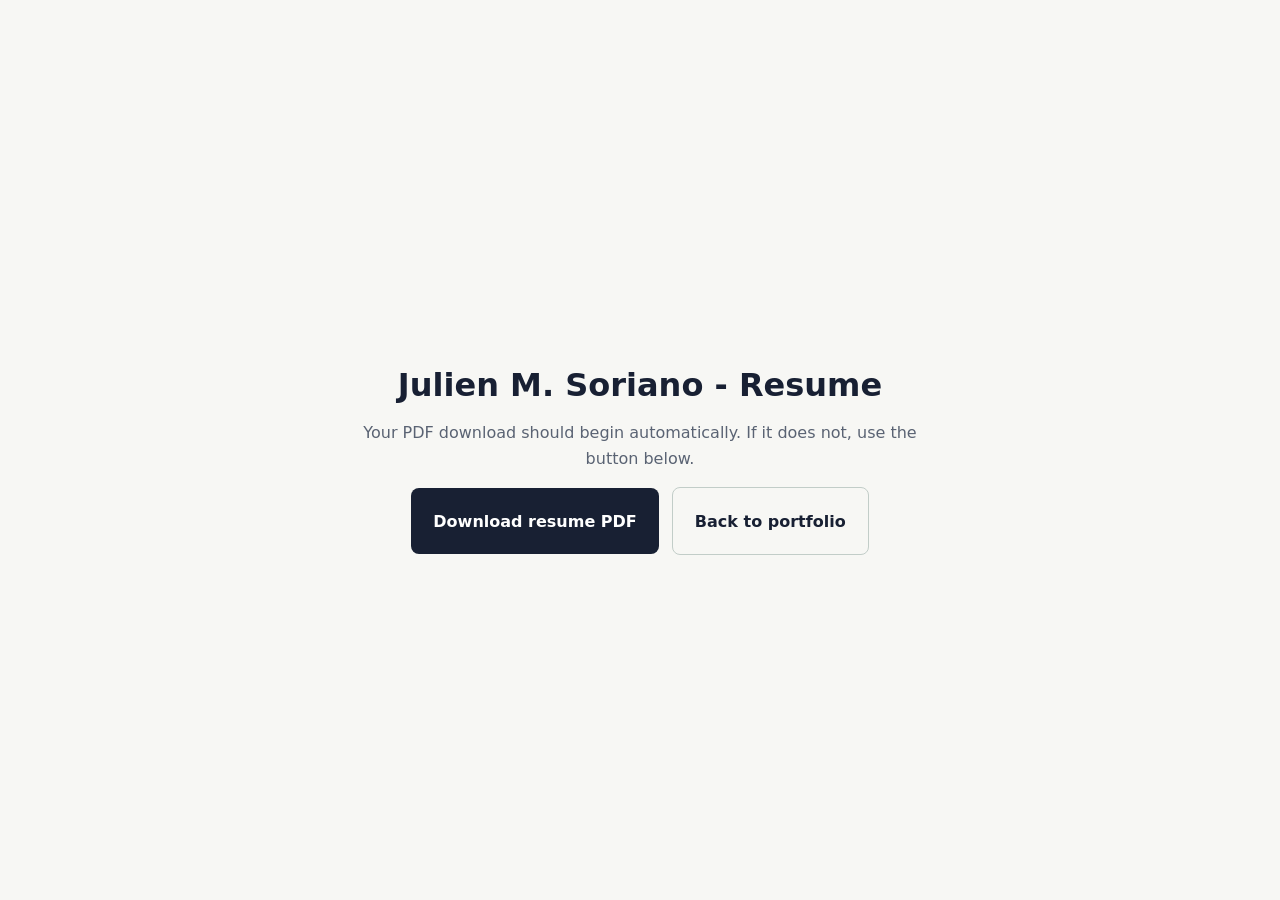
<file: resume.html>
<!DOCTYPE html>
<html lang="en">
<head>
<meta charset="UTF-8">
<meta name="viewport" content="width=device-width, initial-scale=1.0">
<meta name="robots" content="noindex">
<title>Download Resume | Julien M. Soriano</title>
<style>
body{font-family:system-ui,-apple-system,sans-serif;min-height:100vh;margin:0;display:grid;place-items:center;background:#F7F7F4;color:#182033}
main{width:min(560px,calc(100% - 40px));text-align:center}
h1{margin-bottom:12px}p{color:#5a6373;line-height:1.6}
a{display:inline-flex;align-items:center;justify-content:center;min-height:46px;padding:10px 22px;border-radius:8px;font:inherit;font-weight:600;text-decoration:none}
.download{background:#182033;color:#fff}.back{margin-left:8px;border:1px solid #C2CDC8;color:#182033}
</style>
</head>
<body>
<main>
<h1>Julien M. Soriano - Resume</h1>
<p>Your PDF download should begin automatically. If it does not, use the button below.</p>
<a id="downloadLink" class="download" href="assets/Julien_Soriano_Resume.pdf" download="Julien_Soriano_Resume.pdf">Download resume PDF</a>
<a class="back" href="./">Back to portfolio</a>
</main>
<script>
window.addEventListener('load',function(){document.getElementById('downloadLink').click();},{once:true});
</script>
</body>
</html>
</file>
<file: assets/resume-overlay.css>
body.resume-open{overflow:hidden}.resume-modal{position:fixed;inset:0;z-index:3000;display:grid;place-items:center;padding:28px}.resume-modal[hidden]{display:none}.resume-backdrop{position:absolute;inset:0;background:rgba(15,21,34,.68);backdrop-filter:blur(8px);-webkit-backdrop-filter:blur(8px);opacity:0;transition:opacity 220ms var(--ease)}.resume-dialog{position:relative;z-index:1;width:min(1160px,100%);height:min(92vh,940px);display:flex;flex-direction:column;background:var(--surface-card);border:1px solid rgba(255,255,255,.2);border-radius:22px;box-shadow:0 28px 80px rgba(10,15,25,.3),0 2px 10px rgba(10,15,25,.08);overflow:hidden;opacity:0;transform:translateY(18px) scale(.985);transition:opacity 220ms var(--ease-out),transform 300ms var(--ease-out)}.resume-modal.is-open .resume-backdrop{opacity:1}.resume-modal.is-open .resume-dialog{opacity:1;transform:none}.resume-toolbar{min-height:70px;flex-shrink:0;display:flex;align-items:center;justify-content:space-between;gap:24px;padding:14px 18px 14px 26px;background:rgba(253,253,252,.96);border-bottom:1px solid var(--border);backdrop-filter:blur(14px);-webkit-backdrop-filter:blur(14px)}.resume-toolbar-label{min-width:0}.resume-toolbar-eyebrow{display:block;font-size:.66rem;font-weight:600;letter-spacing:.12em;text-transform:uppercase;color:var(--teal);margin-bottom:2px}.resume-toolbar-title{font-family:'DM Serif Display',Georgia,serif;font-size:1.08rem;color:var(--primary);white-space:nowrap;overflow:hidden;text-overflow:ellipsis}.resume-toolbar-actions{display:flex;align-items:center;gap:8px;flex-shrink:0}.resume-download{min-height:40px;display:inline-flex;align-items:center;justify-content:center;gap:7px;padding:8px 15px;border-radius:8px;border:1px solid var(--primary);background:var(--primary);color:#fff;font-size:.78rem;font-weight:600;transition:background var(--transition),border-color var(--transition),transform var(--transition)}.resume-download:hover{background:var(--teal);border-color:var(--teal);transform:translateY(-1px)}.resume-close{width:40px;height:40px;display:grid;place-items:center;border:1px solid var(--border);border-radius:8px;background:transparent;color:var(--primary);font:inherit;font-size:1.25rem;line-height:1;cursor:pointer;transition:background var(--transition),border-color var(--transition),transform var(--transition)}.resume-close:hover{background:var(--surface-alt);border-color:var(--border-strong);transform:rotate(2deg)}.resume-scroll{flex:1;min-height:0;overflow-y:auto;overscroll-behavior:contain;scrollbar-gutter:stable}.resume-layout{min-height:100%;display:grid;grid-template-columns:minmax(260px,35%) minmax(0,65%);grid-template-areas:'sidebar main'}.resume-sidebar{grid-area:sidebar;padding:46px 34px;background:radial-gradient(circle at 15% 5%,rgba(49,143,131,.09),transparent 32%),var(--surface-alt);border-right:1px solid var(--border)}.resume-person{margin-bottom:34px}.resume-person h2{font-size:2rem;margin-bottom:8px}.resume-role{color:var(--teal);font-size:.86rem;font-weight:600;line-height:1.55}.resume-side-section{padding-top:24px;margin-top:24px;border-top:1px solid var(--border-strong)}.resume-side-heading{font-family:'Inter',sans-serif;font-size:.67rem;font-weight:600;letter-spacing:.14em;text-transform:uppercase;color:var(--body-muted);margin-bottom:13px}.resume-contact-list,.resume-side-list{list-style:none;padding:0;margin:0}.resume-contact-list{display:flex;flex-direction:column;gap:10px}.resume-contact-list li{font-size:.8rem;color:var(--body);line-height:1.55;overflow-wrap:anywhere}.resume-contact-list a{color:var(--primary);transition:color var(--transition)}.resume-contact-list a:hover{color:var(--teal)}.resume-side-list{display:flex;flex-direction:column;gap:7px}.resume-side-list li{position:relative;padding-left:13px;font-size:.8rem;color:var(--body);line-height:1.5}.resume-side-list li::before{content:'';position:absolute;left:0;top:.65em;width:4px;height:4px;border-radius:50%;background:var(--teal)}.resume-education-entry+.resume-education-entry{margin-top:18px}.resume-education-entry strong{display:block;font-family:'DM Serif Display',Georgia,serif;font-size:.94rem;font-weight:400;color:var(--primary);line-height:1.35;margin-bottom:4px}.resume-education-entry span{display:block;font-size:.76rem;color:var(--body-muted);line-height:1.5}.resume-main{grid-area:main;padding:48px 48px 56px}.resume-main-section+.resume-main-section{margin-top:42px}.resume-section-label{display:flex;align-items:center;gap:12px;margin-bottom:18px;font-size:.68rem;font-weight:600;letter-spacing:.14em;text-transform:uppercase;color:var(--teal)}.resume-section-label::after{content:'';flex:1;height:1px;background:var(--border)}.resume-summary{font-size:.92rem;line-height:1.72;color:var(--body);max-width:76ch}.resume-highlights{display:grid;grid-template-columns:repeat(3,1fr);gap:10px;margin-top:24px}.resume-highlight{padding:15px 16px;background:var(--surface);border:1px solid var(--border);border-radius:var(--radius-md)}.resume-highlight strong{display:block;font-family:'DM Serif Display',Georgia,serif;font-size:1.25rem;font-weight:400;color:var(--primary);line-height:1.1;margin-bottom:4px}.resume-highlight span{font-size:.68rem;color:var(--body-muted);line-height:1.4}.resume-job{position:relative;padding-left:20px}.resume-job+.resume-job{margin-top:32px;padding-top:30px;border-top:1px solid var(--border)}.resume-job::before{content:'';position:absolute;left:0;top:5px;width:7px;height:7px;border-radius:50%;background:var(--teal)}.resume-job-header{display:flex;justify-content:space-between;align-items:flex-start;gap:20px;margin-bottom:5px}.resume-job-company{font-family:'DM Serif Display',Georgia,serif;font-size:1.24rem;color:var(--primary)}.resume-job-period{flex-shrink:0;padding:4px 10px;background:var(--surface-alt);border-radius:999px;font-size:.7rem;color:var(--body-muted);white-space:nowrap}.resume-job-role{font-size:.79rem;font-weight:600;color:var(--teal);margin-bottom:13px}.resume-job ul{margin:0;padding:0;list-style:none}.resume-job li{position:relative;padding:6px 0 6px 15px;font-size:.84rem;line-height:1.6;color:var(--body)}.resume-job li::before{content:'';position:absolute;left:0;top:15px;width:4px;height:4px;border-radius:50%;background:var(--border-strong)}.resume-competency-grid{display:grid;grid-template-columns:repeat(2,minmax(0,1fr));gap:12px}.resume-competency{padding:15px 17px;border:1px solid var(--border);border-radius:var(--radius-md);background:var(--surface)}.resume-competency strong{display:block;font-size:.76rem;font-weight:600;color:var(--primary);margin-bottom:5px}.resume-competency p{font-size:.76rem;line-height:1.55;color:var(--body-muted)}.resume-document-note{margin-top:38px;padding-top:18px;border-top:1px solid var(--border);display:flex;justify-content:space-between;align-items:center;gap:20px;font-size:.72rem;color:var(--body-light)}.resume-document-note a{color:var(--teal);font-weight:600}.resume-document-note a:hover{color:var(--primary)}@media(max-width:900px){.resume-modal{padding:18px}.resume-dialog{height:94vh}.resume-layout{grid-template-columns:minmax(230px,33%) minmax(0,67%)}.resume-sidebar{padding:36px 26px}.resume-main{padding:38px 32px 48px}.resume-highlights{grid-template-columns:1fr}}@media(max-width:700px){.resume-modal{padding:0}.resume-dialog{width:100%;height:100dvh;max-height:none;border:0;border-radius:0}.resume-toolbar{min-height:64px;padding:10px 12px 10px 18px}.resume-toolbar-title{font-size:.96rem}.resume-download{padding:8px 11px}.resume-download-text{display:none}.resume-layout{grid-template-columns:1fr;grid-template-areas:'main' 'sidebar'}.resume-main{padding:34px 22px 40px}.resume-sidebar{padding:34px 22px 44px;border-right:0;border-top:1px solid var(--border)}.resume-main-section+.resume-main-section{margin-top:34px}.resume-highlights{grid-template-columns:repeat(3,1fr);gap:7px}.resume-highlight{padding:12px 10px}.resume-highlight strong{font-size:1.05rem}.resume-highlight span{font-size:.61rem}.resume-job-header{flex-direction:column;gap:6px}.resume-job-period{align-self:flex-start}.resume-competency-grid{grid-template-columns:1fr}.resume-document-note{flex-direction:column;align-items:flex-start}}@media(max-width:430px){.resume-highlights{grid-template-columns:1fr}.resume-highlight{display:flex;align-items:center;gap:12px}.resume-highlight strong{min-width:70px;margin-bottom:0}}@media(prefers-reduced-motion:reduce){.resume-backdrop,.resume-dialog,.resume-close,.resume-download{transition:none!important}.resume-dialog{transform:none}}
</file>
